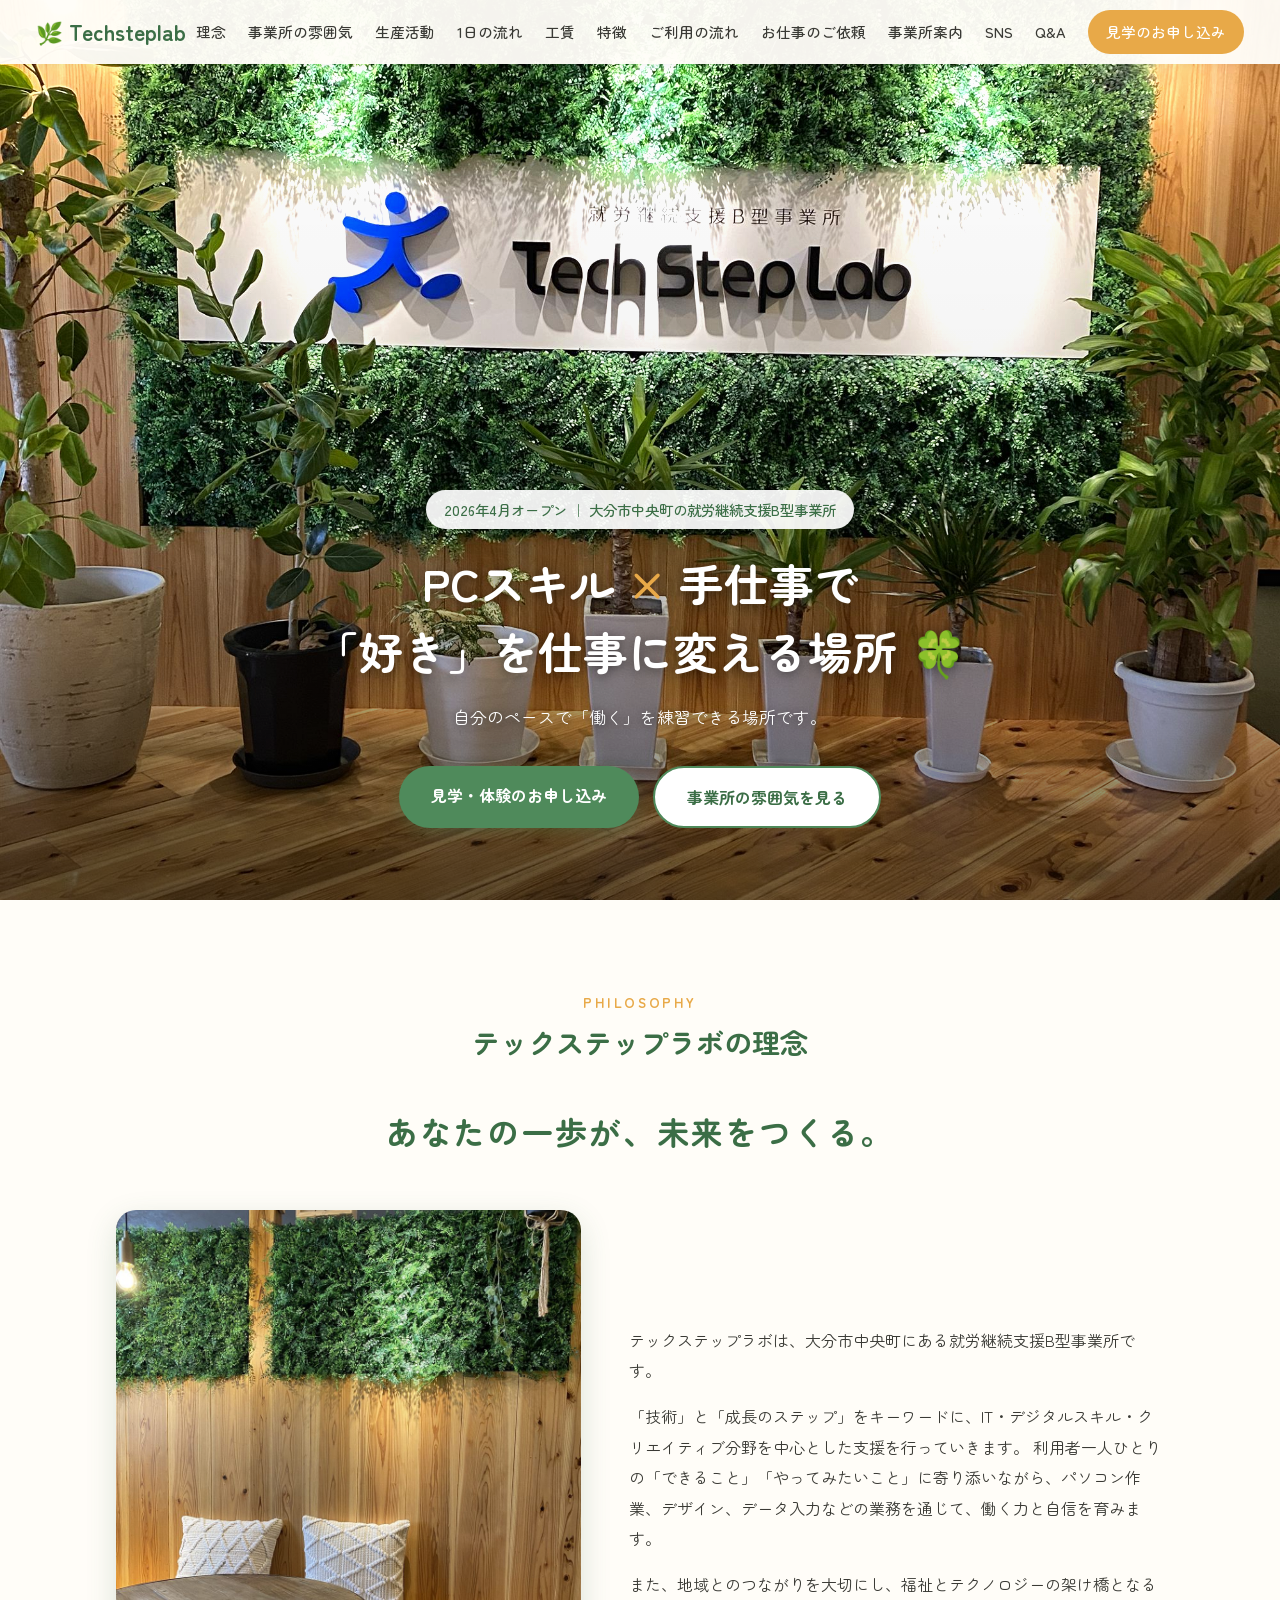
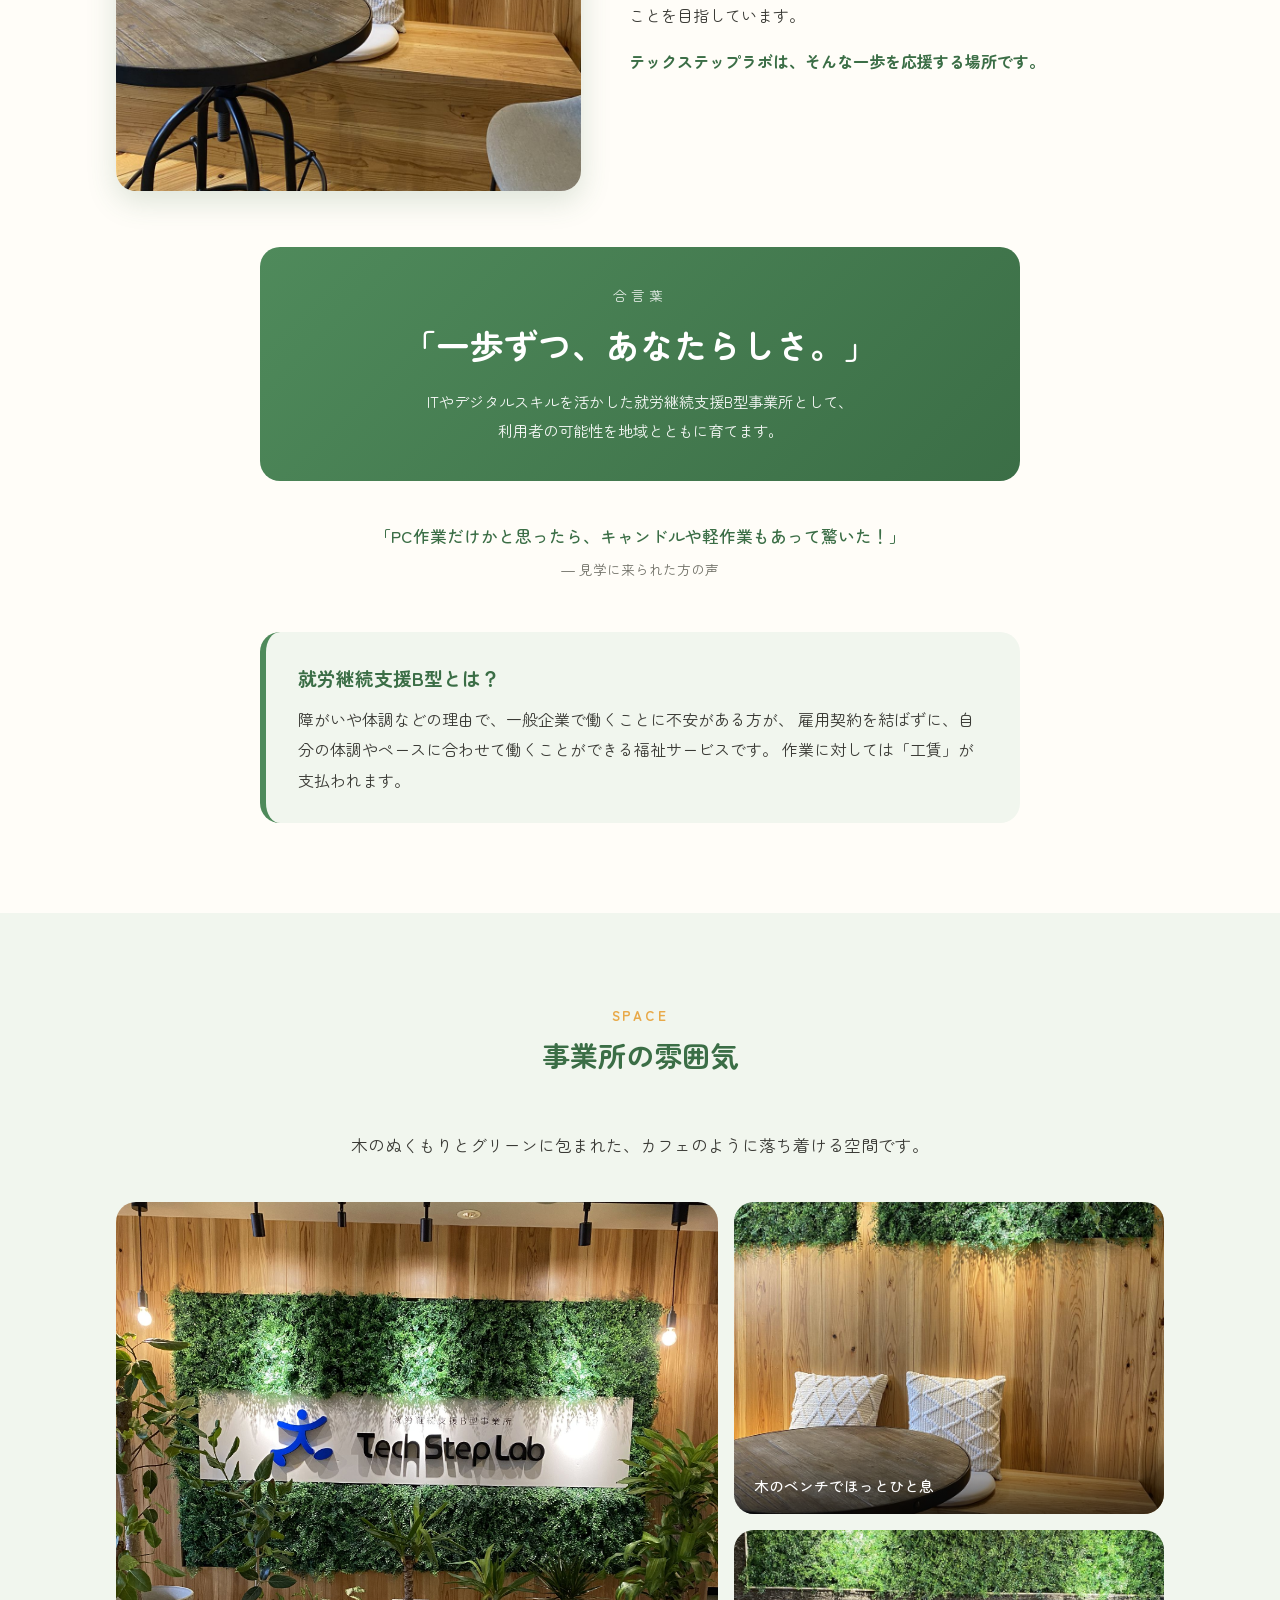
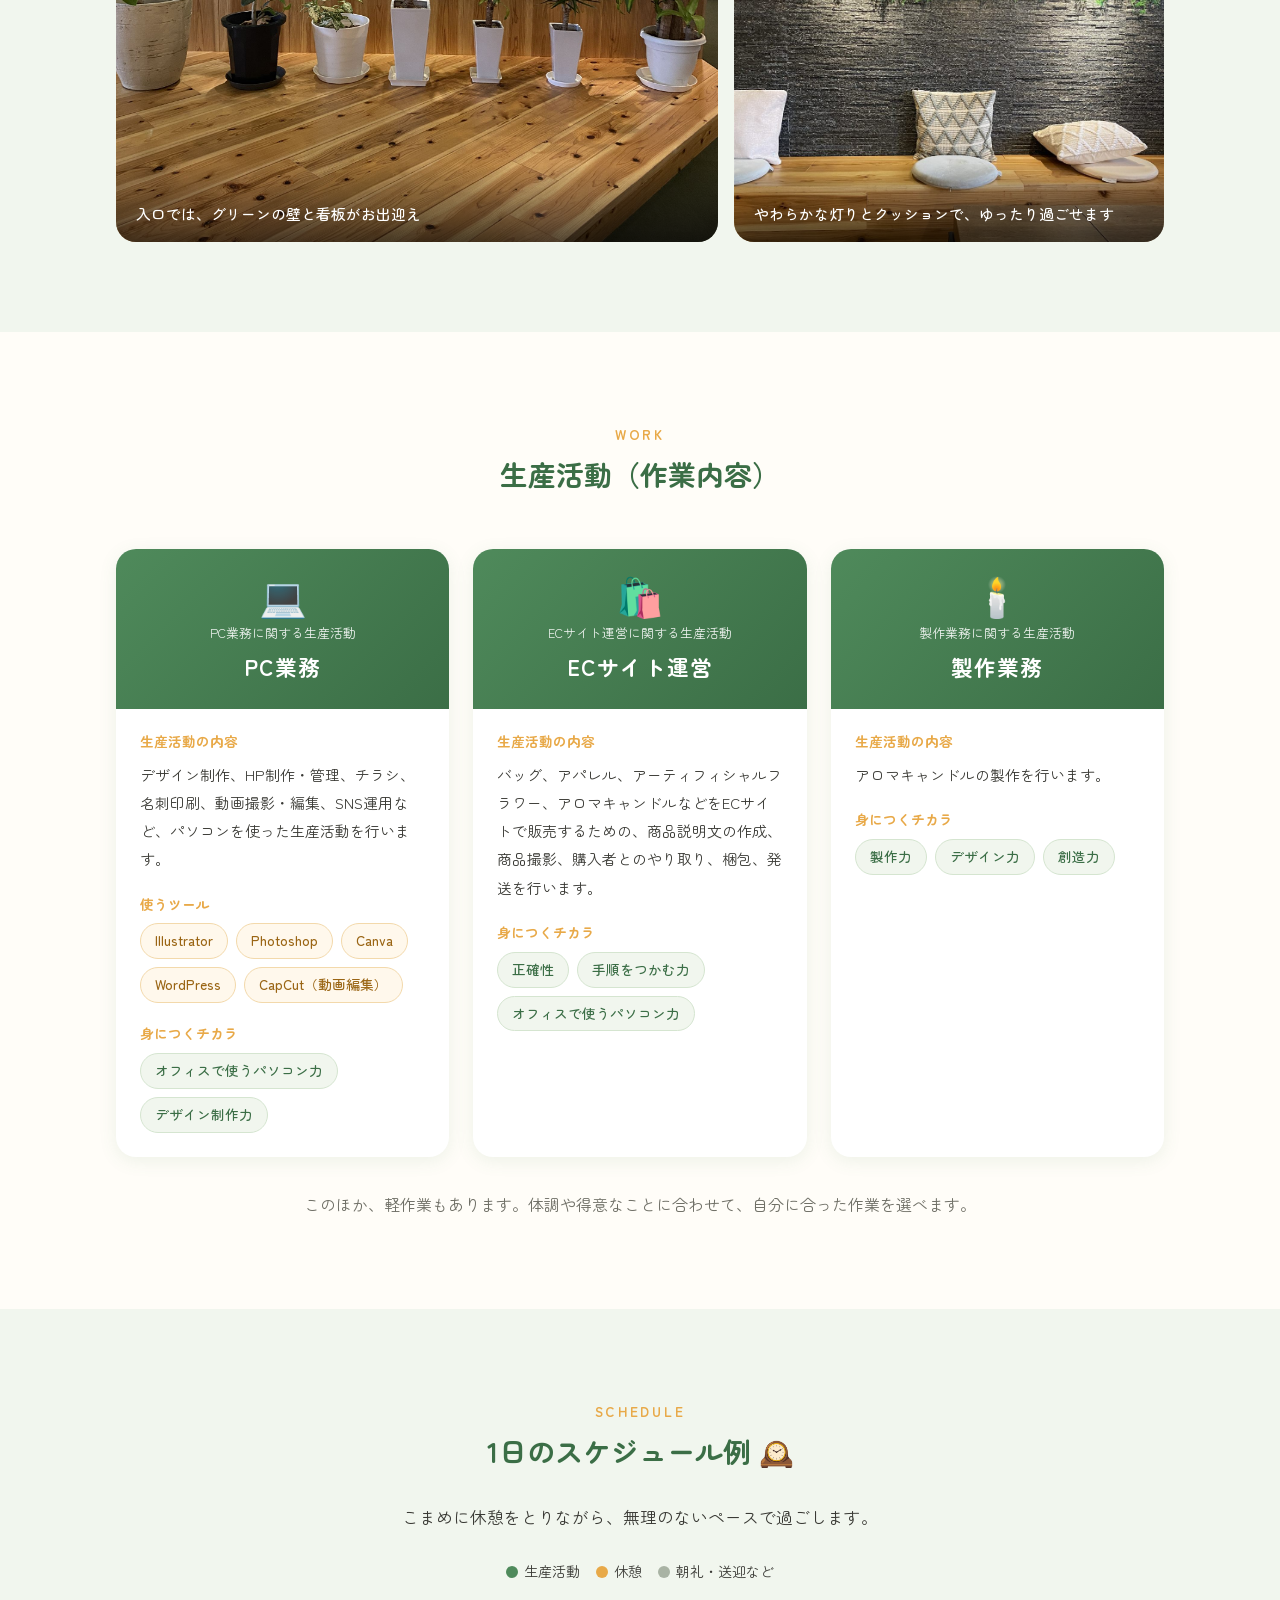
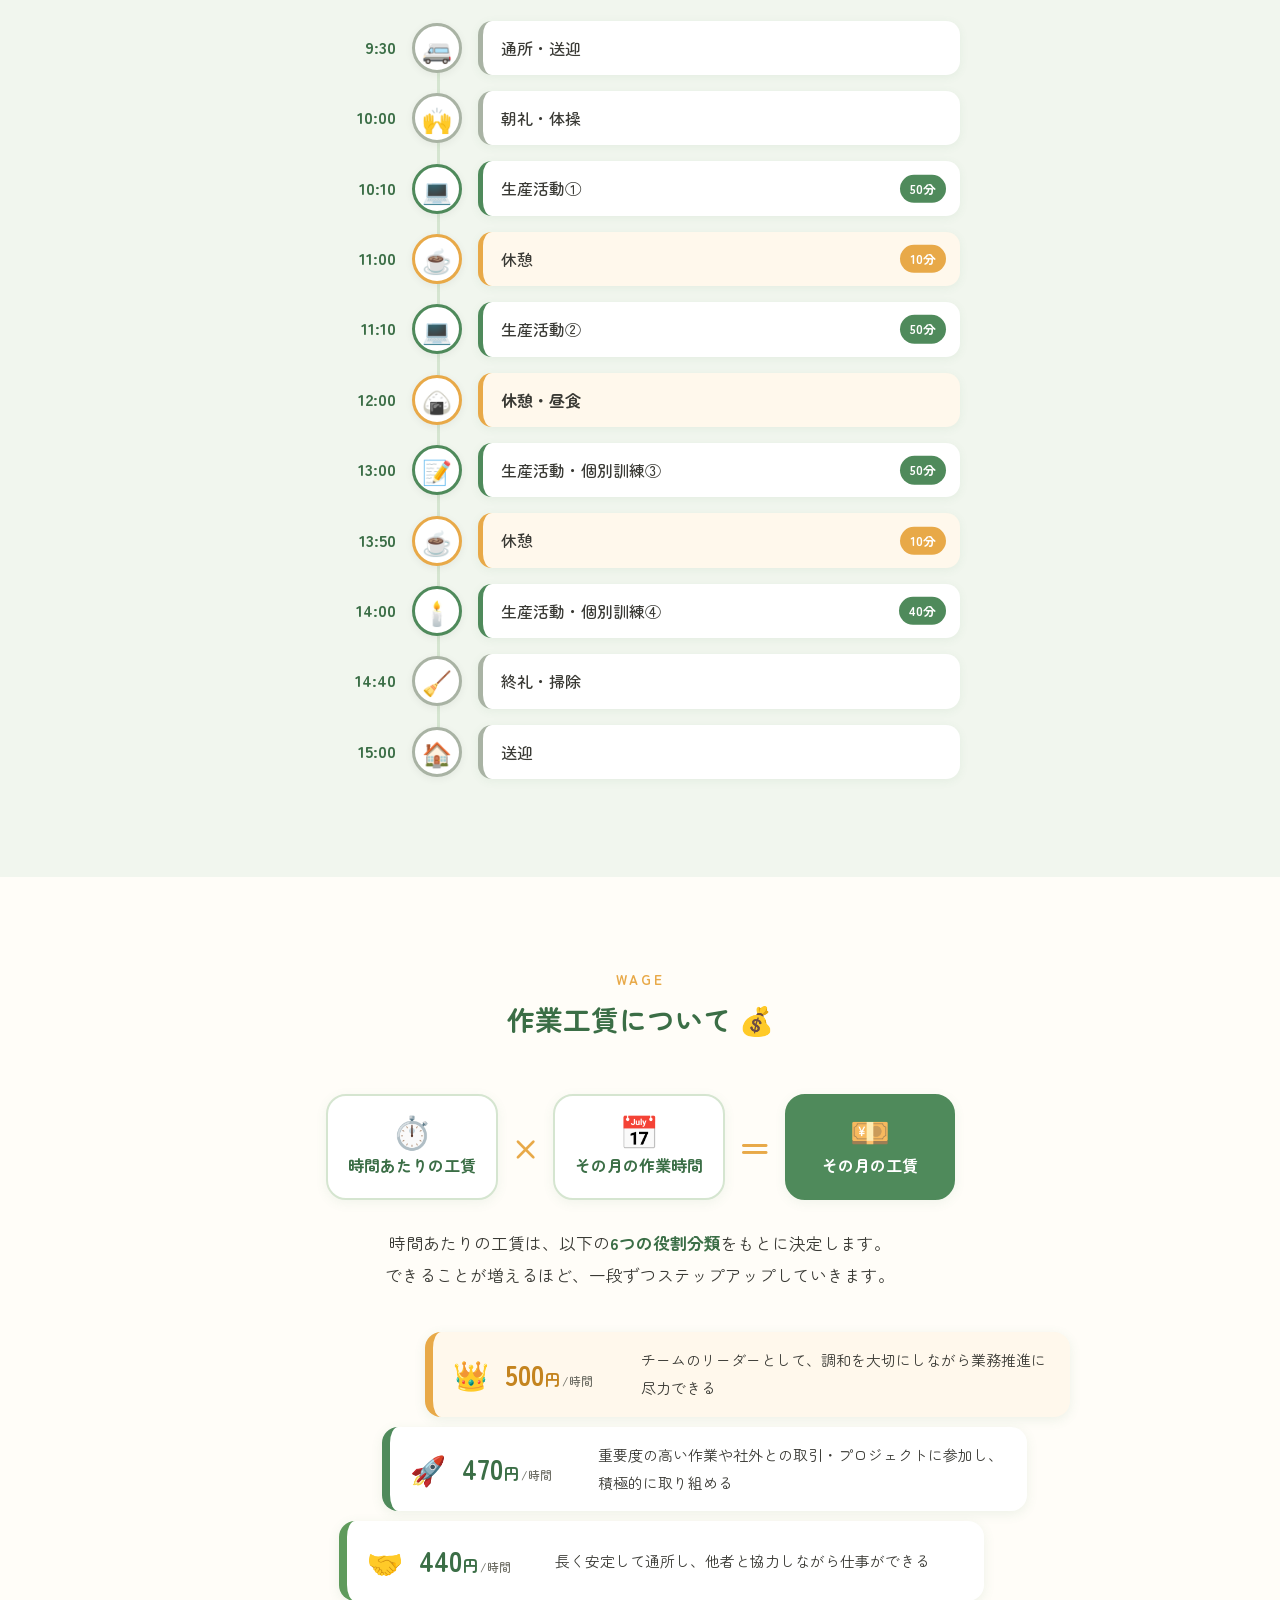
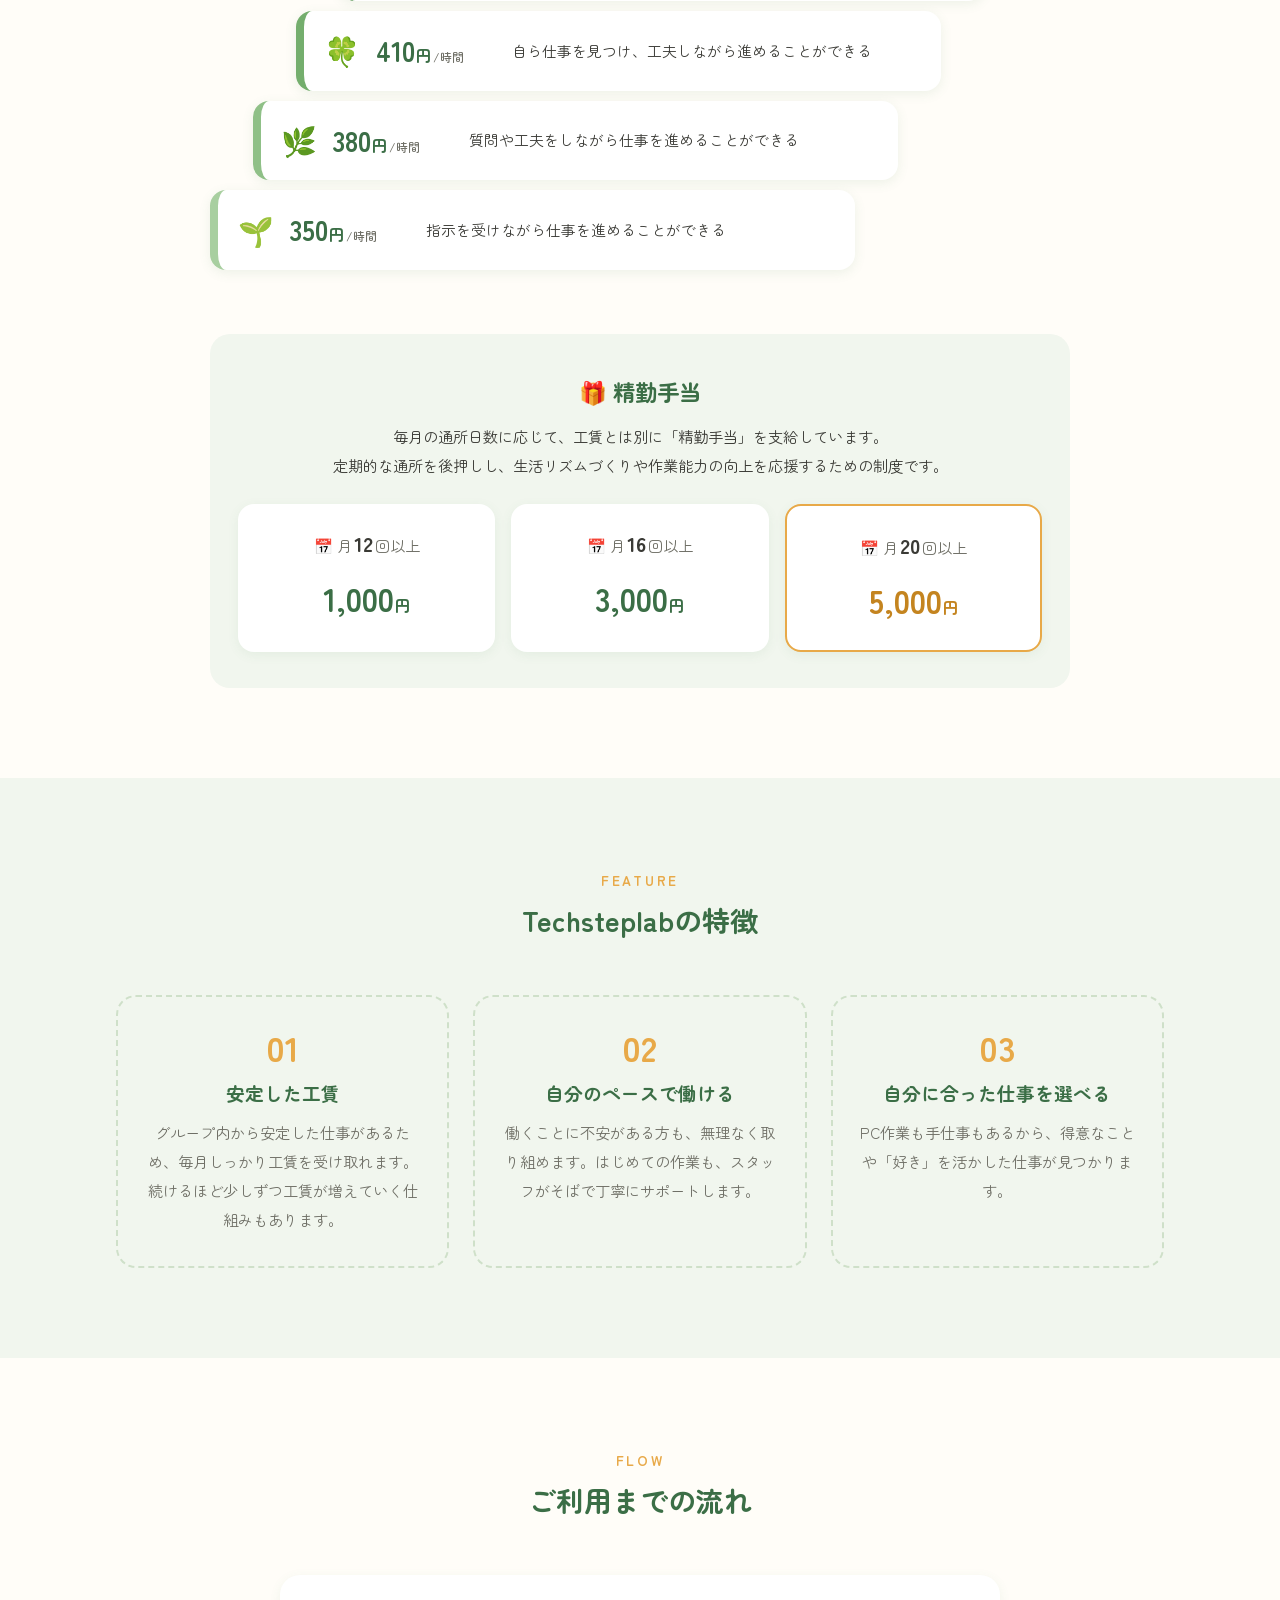
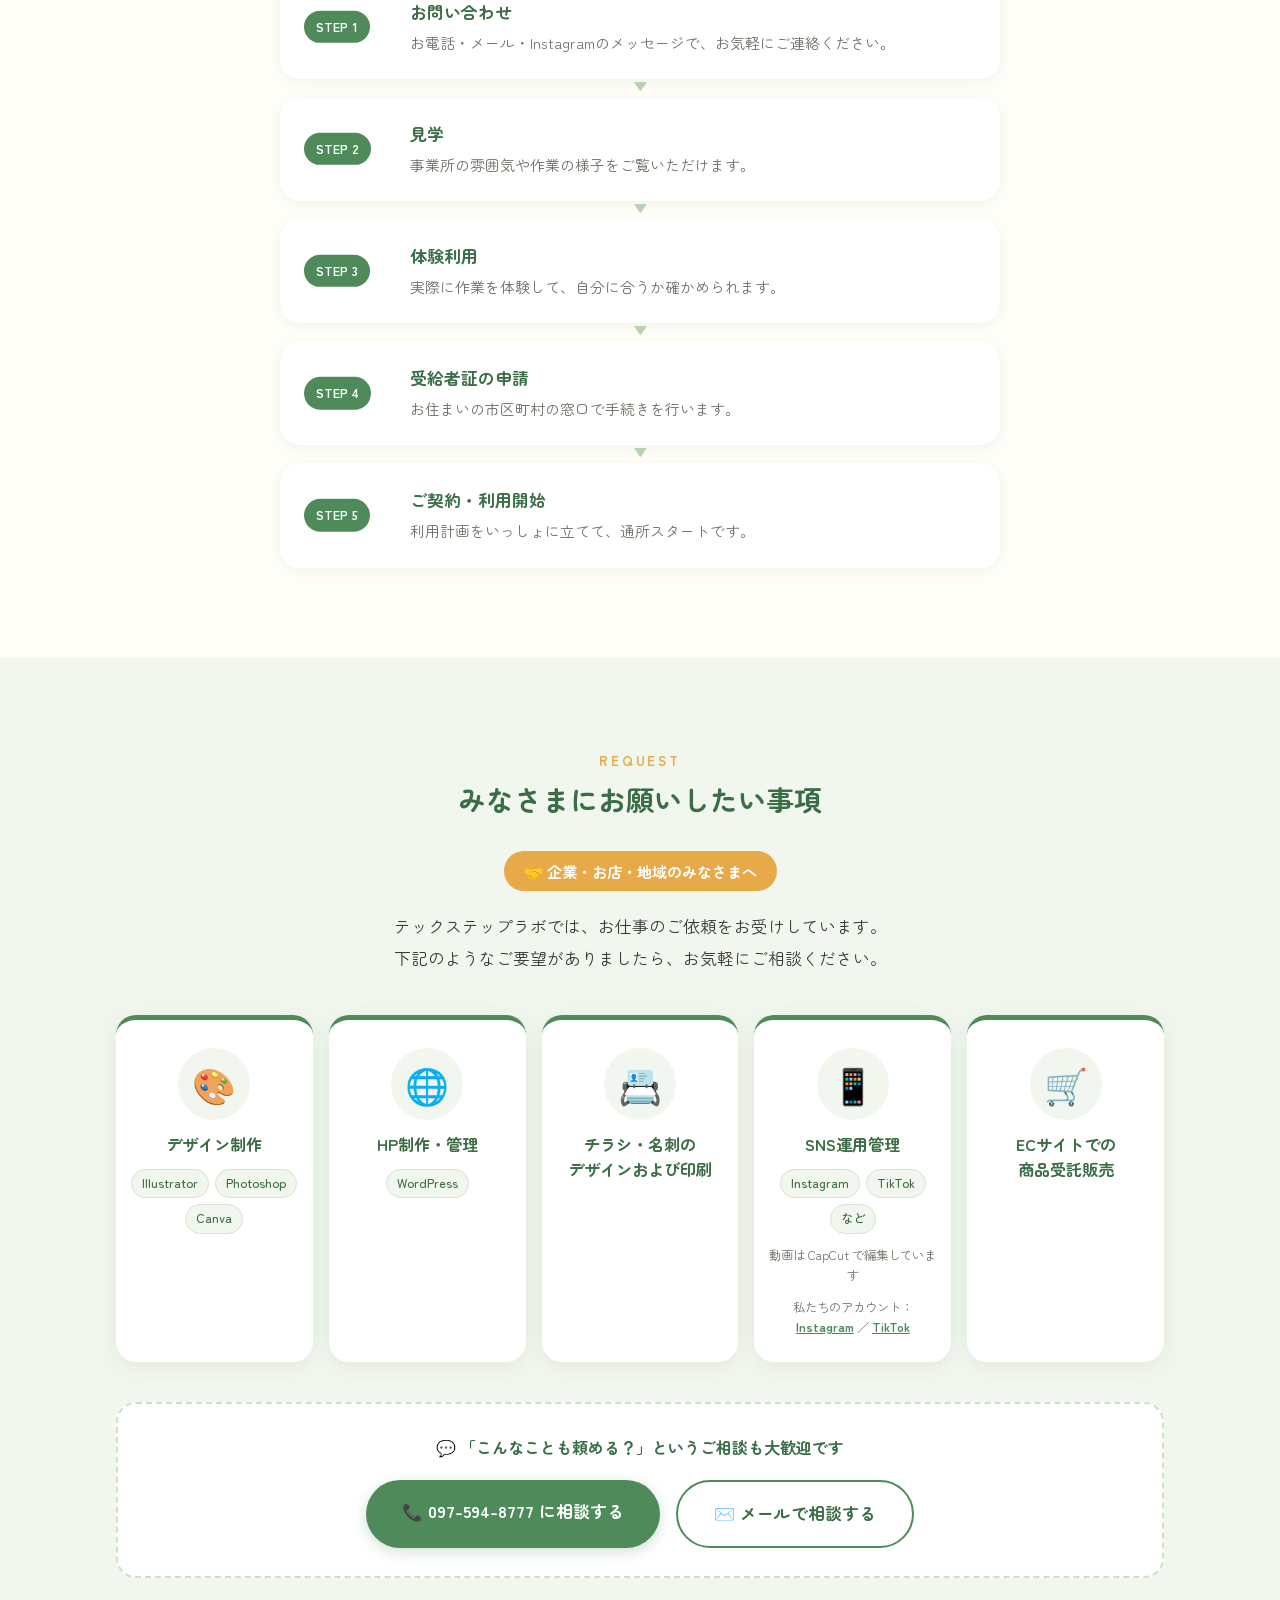
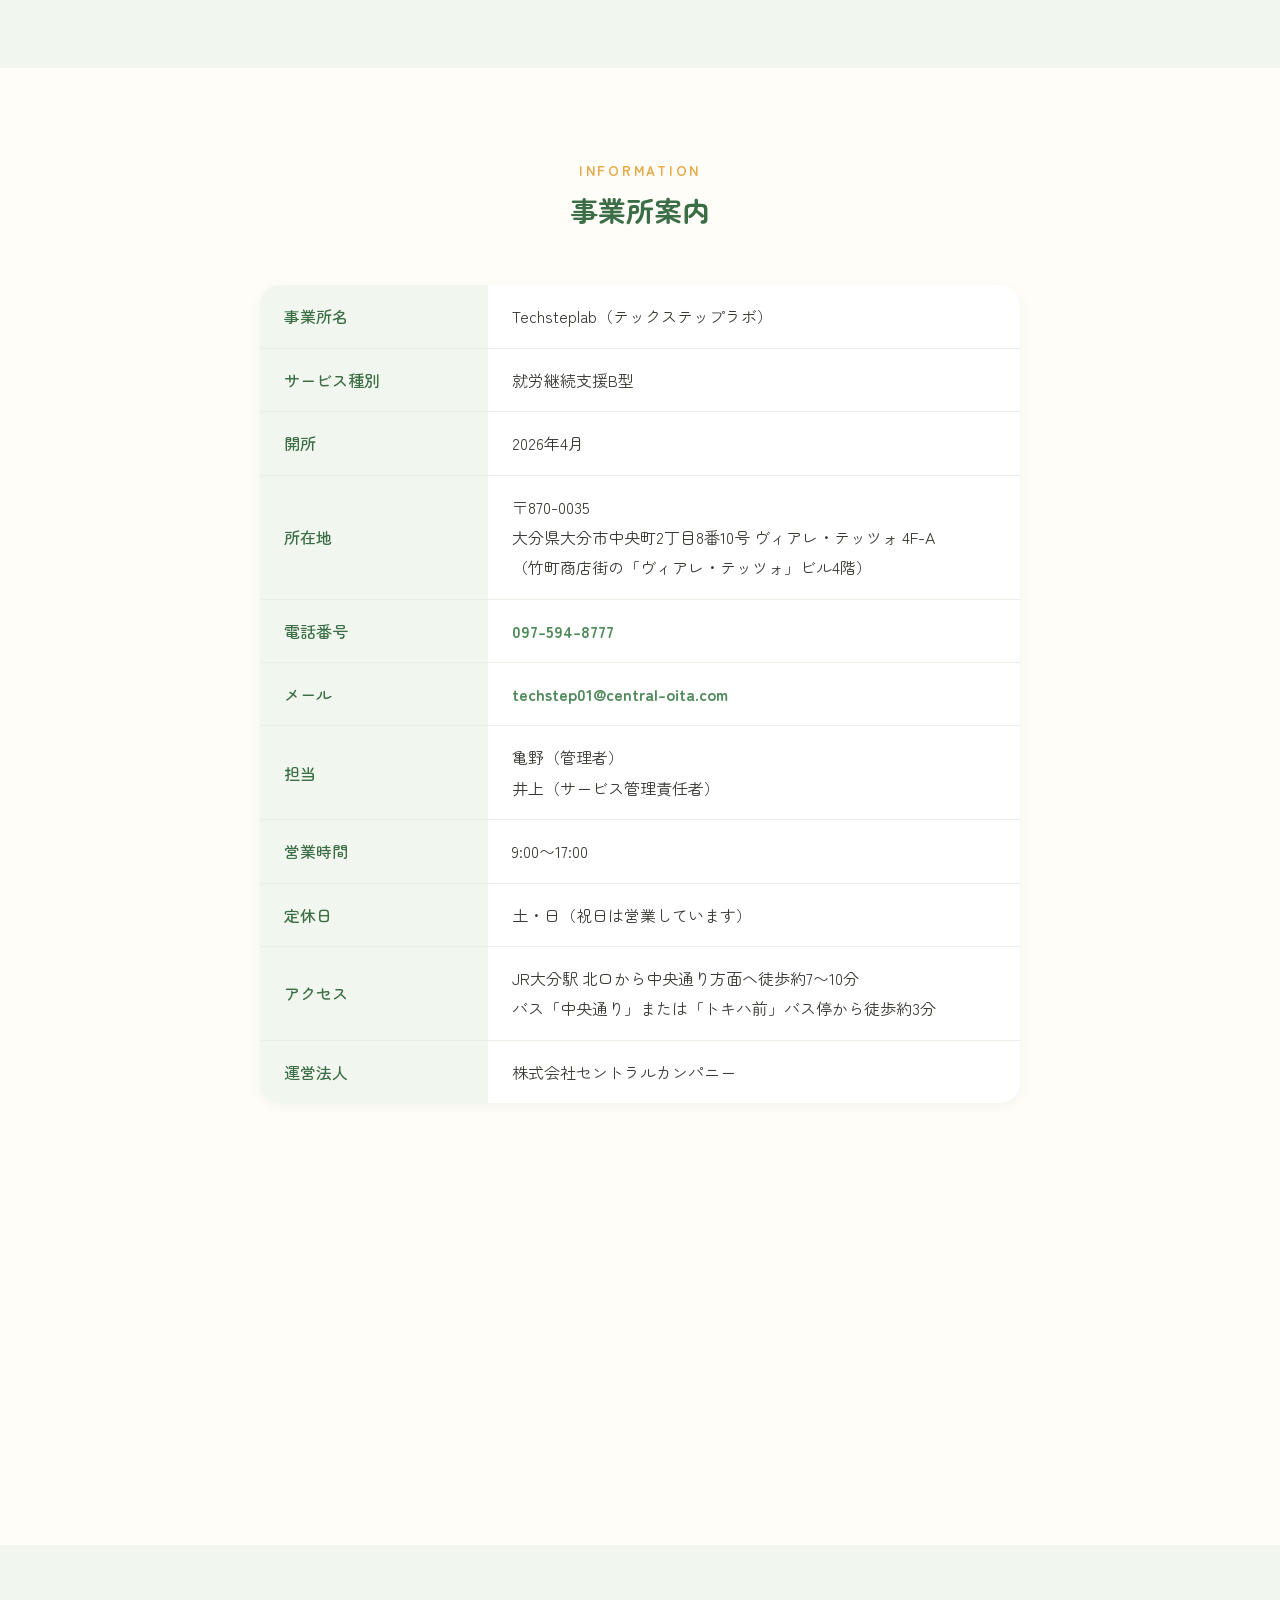
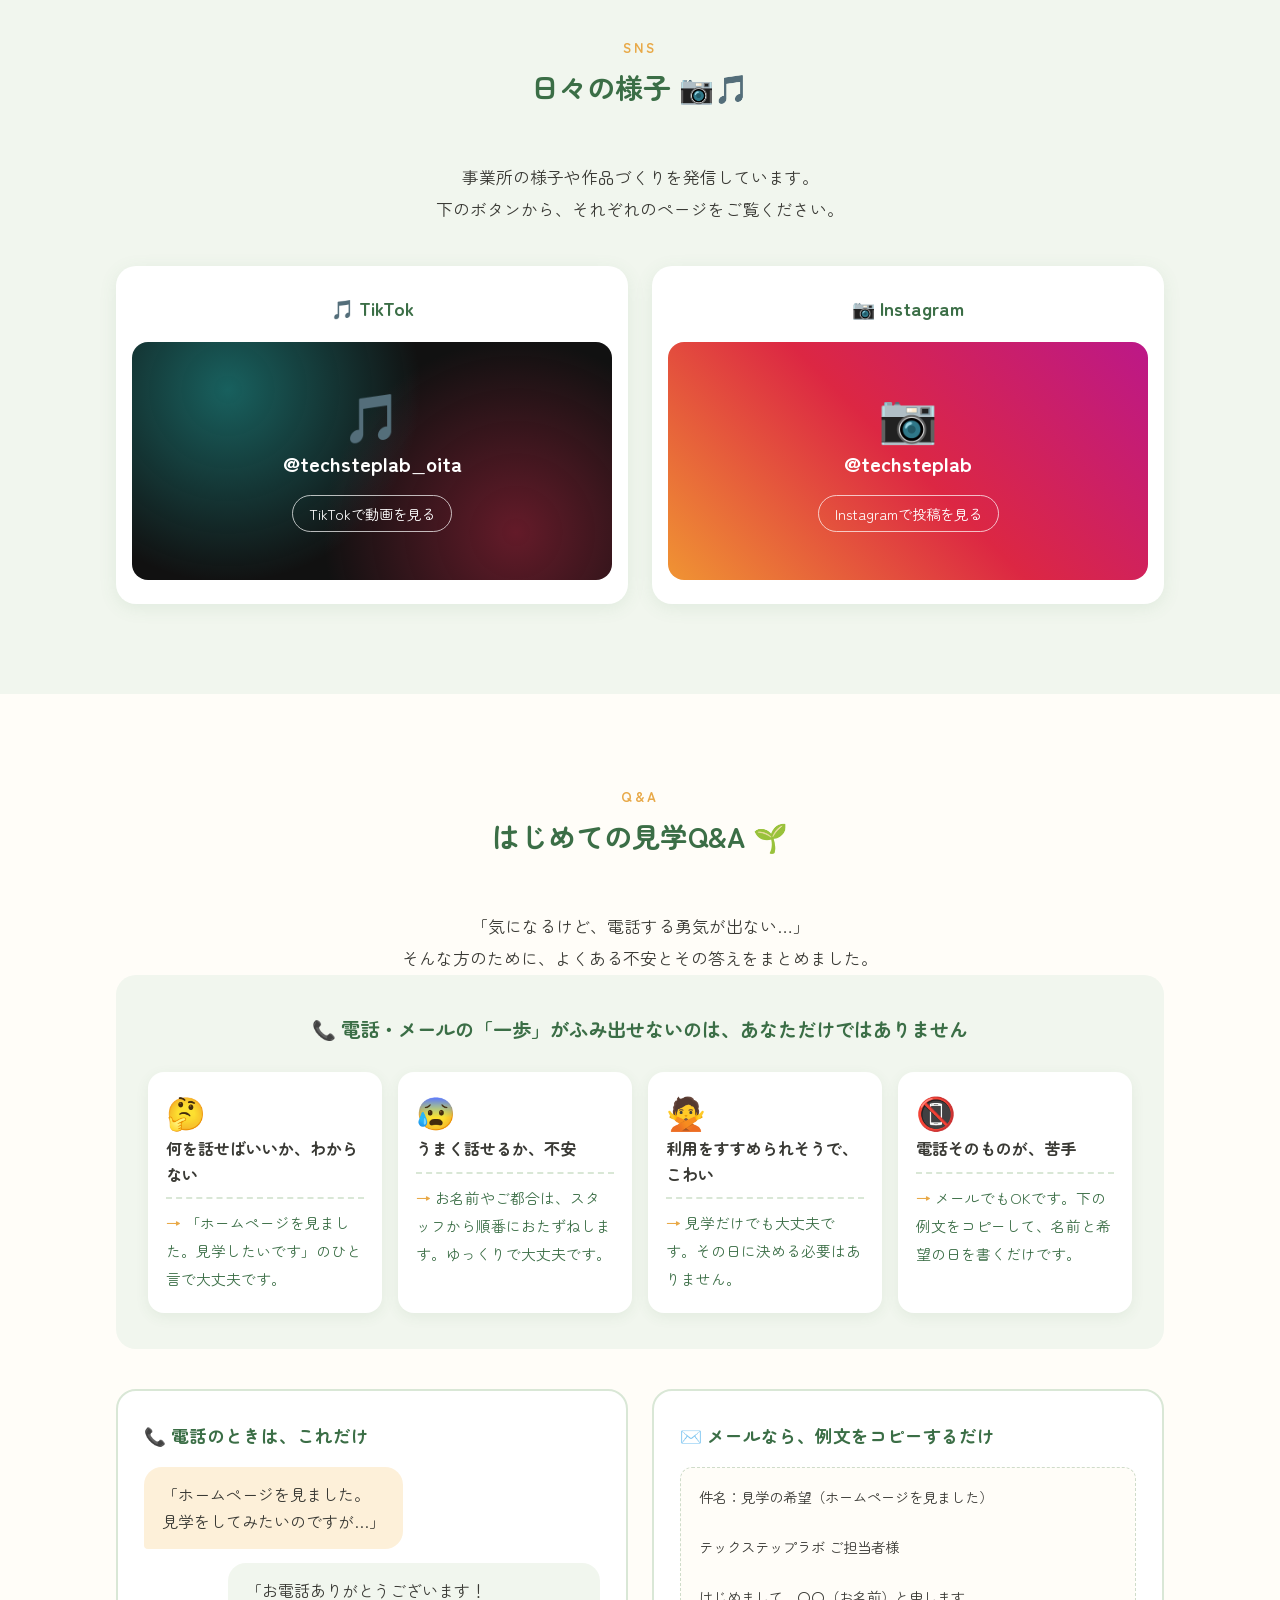
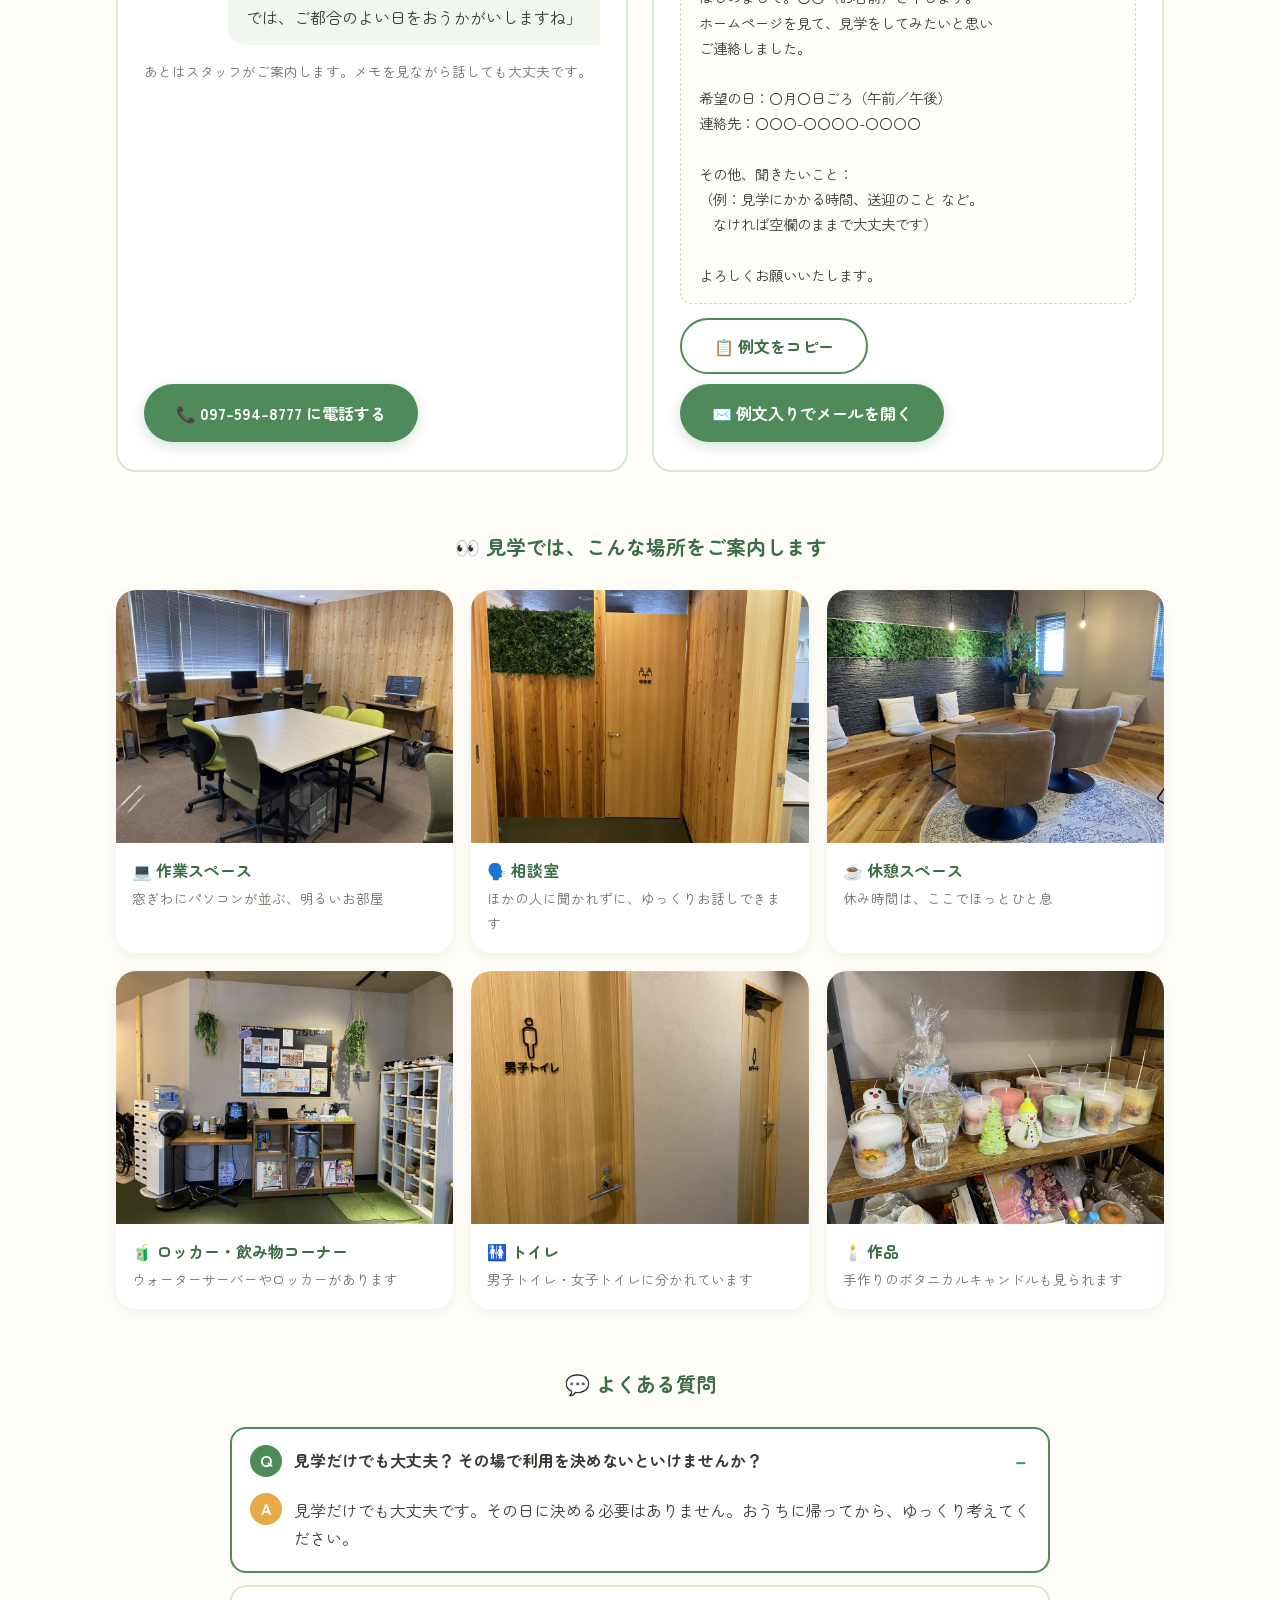
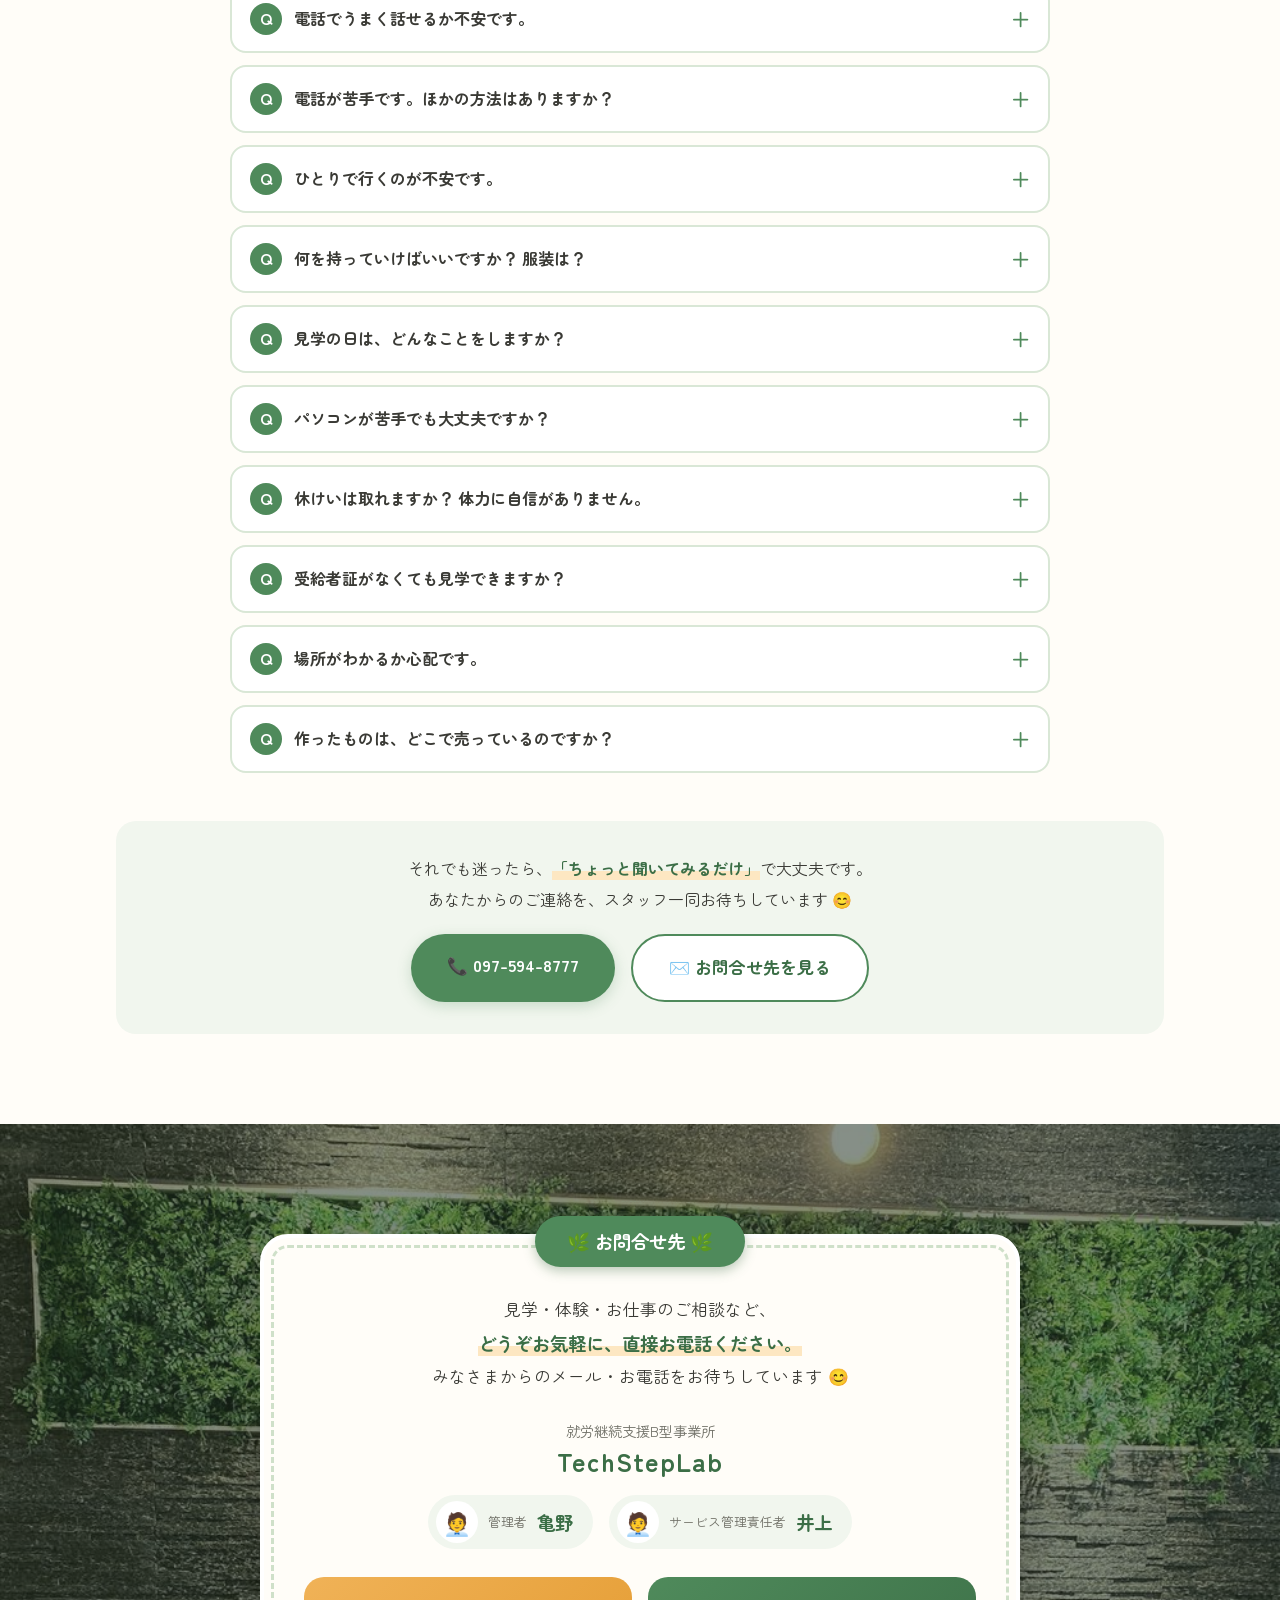
<file: index.html>
<!DOCTYPE html>
<html lang="ja">
<head>
  <meta charset="UTF-8">
  <meta name="viewport" content="width=device-width, initial-scale=1.0">
  <title>Techsteplab（テックステップラボ）| 大分市の就労継続支援B型事業所</title>
  <meta name="description" content="大分市中央町の就労継続支援B型事業所 Techsteplab（テックステップラボ）。PCスキル×手仕事で「好き」を仕事に変える場所です。大分駅から徒歩約7〜10分。">
  <link rel="preconnect" href="https://fonts.googleapis.com">
  <link rel="preconnect" href="https://fonts.gstatic.com" crossorigin>
  <link href="https://fonts.googleapis.com/css2?family=Zen+Maru+Gothic:wght@400;500;700&display=swap" rel="stylesheet">
  <link rel="stylesheet" href="style.css">
</head>
<body>

  <!-- ===== ヘッダー ===== -->
  <header class="header">
    <div class="container header-inner">
      <a href="#top" class="logo">🌿 Techsteplab</a>
      <button class="menu-btn" aria-label="メニューを開く" aria-expanded="false">
        <span></span><span></span><span></span>
      </button>
      <nav class="nav">
        <a href="#about">理念</a>
        <a href="#space">事業所の雰囲気</a>
        <a href="#work">生産活動</a>
        <a href="#schedule">1日の流れ</a>
        <a href="#wage">工賃</a>
        <a href="#feature">特徴</a>
        <a href="#flow">ご利用の流れ</a>
        <a href="#request">お仕事のご依頼</a>
        <a href="#info">事業所案内</a>
        <a href="#sns">SNS</a>
        <a href="#qa">Q&amp;A</a>
        <a href="#contact" class="nav-cta">見学のお申し込み</a>
      </nav>
    </div>
  </header>

  <!-- ===== メインビジュアル ===== -->
  <section class="hero" id="top">
    <div class="container hero-content">
      <p class="hero-badge">2026年4月オープン ｜ 大分市中央町の就労継続支援B型事業所</p>
      <h1>PCスキル <span class="x">×</span> 手仕事で<br>「好き」を仕事に変える場所 🍀</h1>
      <p class="hero-text">
        自分のペースで「働く」を練習できる場所です。
      </p>
      <div class="hero-btns">
        <a href="#contact" class="btn">見学・体験のお申し込み</a>
        <a href="#space" class="btn btn-outline">事業所の雰囲気を見る</a>
      </div>
    </div>
  </section>

  <!-- ===== 私たちについて ===== -->
  <section class="section" id="about">
    <div class="container">
      <h2 class="section-title"><span>Philosophy</span>テックステップラボの理念</h2>
      <p class="philosophy-catch">あなたの一歩が、未来をつくる。</p>
      <div class="about">
        <div class="about-photo">
          <img src="images/hero-2.jpg" alt="木の壁とグリーンに囲まれた、クッション付きのベンチ席">
        </div>
        <div class="about-text">
          <p>
            テックステップラボは、大分市中央町にある就労継続支援B型事業所です。
          </p>
          <p>
            「技術」と「成長のステップ」をキーワードに、IT・デジタルスキル・クリエイティブ分野を中心とした支援を行っていきます。
            利用者一人ひとりの「できること」「やってみたいこと」に寄り添いながら、パソコン作業、デザイン、データ入力などの業務を通じて、働く力と自信を育みます。
          </p>
          <p>
            また、地域とのつながりを大切にし、福祉とテクノロジーの架け橋となることを目指しています。
          </p>
          <p>
            <strong>テックステップラボは、そんな一歩を応援する場所です。</strong>
          </p>
        </div>
      </div>

      <div class="motto">
        <p class="motto-label">合言葉</p>
        <p class="motto-text">「一歩ずつ、あなたらしさ。」</p>
        <p class="motto-sub">ITやデジタルスキルを活かした就労継続支援B型事業所として、<br class="pc-only">利用者の可能性を地域とともに育てます。</p>
      </div>

      <p class="voice">
        「PC作業だけかと思ったら、キャンドルや軽作業もあって驚いた！」<br>
        <span>― 見学に来られた方の声</span>
      </p>

      <div class="about-box">
        <h3>就労継続支援B型とは？</h3>
        <p>
          障がいや体調などの理由で、一般企業で働くことに不安がある方が、
          雇用契約を結ばずに、自分の体調やペースに合わせて働くことができる福祉サービスです。
          作業に対しては「工賃」が支払われます。
        </p>
      </div>
    </div>
  </section>

  <!-- ===== 事業所の雰囲気 ===== -->
  <section class="section section-alt" id="space">
    <div class="container">
      <h2 class="section-title"><span>Space</span>事業所の雰囲気</h2>
      <p class="lead">木のぬくもりとグリーンに包まれた、カフェのように落ち着ける空間です。</p>
      <div class="gallery">
        <figure class="gallery-item gallery-main">
          <img src="images/hero-1.jpg" alt="植物の壁に掲げられたTech Step Labの看板と、並んだ観葉植物">
          <figcaption>入口では、グリーンの壁と看板がお出迎え</figcaption>
        </figure>
        <figure class="gallery-item">
          <img src="images/hero-2.jpg" alt="木の壁のベンチ席と丸いテーブル">
          <figcaption>木のベンチでほっとひと息</figcaption>
        </figure>
        <figure class="gallery-item">
          <img src="images/hero-3.jpg" alt="石の壁とグリーン、クッションが並ぶ木のベンチ">
          <figcaption>やわらかな灯りとクッションで、ゆったり過ごせます</figcaption>
        </figure>
      </div>
    </div>
  </section>

  <!-- ===== 作業内容 ===== -->
  <section class="section" id="work">
    <div class="container">
      <h2 class="section-title"><span>Work</span>生産活動（作業内容）</h2>
      <div class="works">
        <div class="work">
          <div class="work-head">
            <div class="work-icon">💻</div>
            <p class="work-sub">PC業務に関する生産活動</p>
            <h3>PC業務</h3>
          </div>
          <p class="work-label">生産活動の内容</p>
          <p class="work-text">デザイン制作、HP制作・管理、チラシ、名刺印刷、動画撮影・編集、SNS運用など、パソコンを使った生産活動を行います。</p>
          <p class="work-label">使うツール</p>
          <ul class="skills tools-used">
            <li>Illustrator</li>
            <li>Photoshop</li>
            <li>Canva</li>
            <li>WordPress</li>
            <li>CapCut（動画編集）</li>
          </ul>
          <p class="work-label">身につくチカラ</p>
          <ul class="skills">
            <li>オフィスで使うパソコン力</li>
            <li>デザイン制作力</li>
          </ul>
        </div>
        <div class="work">
          <div class="work-head">
            <div class="work-icon">🛍️</div>
            <p class="work-sub">ECサイト運営に関する生産活動</p>
            <h3>ECサイト運営</h3>
          </div>
          <p class="work-label">生産活動の内容</p>
          <p class="work-text">バッグ、アパレル、アーティフィシャルフラワー、アロマキャンドルなどをECサイトで販売するための、商品説明文の作成、商品撮影、購入者とのやり取り、梱包、発送を行います。</p>
          <p class="work-label">身につくチカラ</p>
          <ul class="skills">
            <li>正確性</li>
            <li>手順をつかむ力</li>
            <li>オフィスで使うパソコン力</li>
          </ul>
        </div>
        <div class="work">
          <div class="work-head">
            <div class="work-icon">🕯️</div>
            <p class="work-sub">製作業務に関する生産活動</p>
            <h3>製作業務</h3>
          </div>
          <p class="work-label">生産活動の内容</p>
          <p class="work-text">アロマキャンドルの製作を行います。</p>
          <p class="work-label">身につくチカラ</p>
          <ul class="skills">
            <li>製作力</li>
            <li>デザイン力</li>
            <li>創造力</li>
          </ul>
        </div>
      </div>
      <p class="works-note">このほか、軽作業もあります。体調や得意なことに合わせて、自分に合った作業を選べます。</p>
    </div>
  </section>

  <!-- ===== 1日のスケジュール例 ===== -->
  <section class="section section-alt" id="schedule">
    <div class="container">
      <h2 class="section-title"><span>Schedule</span>1日のスケジュール例 🕰️</h2>
      <p class="lead schedule-lead">こまめに休憩をとりながら、無理のないペースで過ごします。</p>

      <div class="legend">
        <span class="legend-item legend-work">生産活動</span>
        <span class="legend-item legend-rest">休憩</span>
        <span class="legend-item legend-other">朝礼・送迎など</span>
      </div>

      <ol class="timeline">
        <li class="tl-other">
          <span class="tl-time">9:30</span>
          <span class="tl-icon">🚐</span>
          <span class="tl-name">通所・送迎</span>
        </li>
        <li class="tl-other">
          <span class="tl-time">10:00</span>
          <span class="tl-icon">🙌</span>
          <span class="tl-name">朝礼・体操</span>
        </li>
        <li class="tl-work">
          <span class="tl-time">10:10</span>
          <span class="tl-icon">💻</span>
          <span class="tl-name">生産活動①</span>
          <span class="tl-min">50分</span>
        </li>
        <li class="tl-rest">
          <span class="tl-time">11:00</span>
          <span class="tl-icon">☕</span>
          <span class="tl-name">休憩</span>
          <span class="tl-min">10分</span>
        </li>
        <li class="tl-work">
          <span class="tl-time">11:10</span>
          <span class="tl-icon">💻</span>
          <span class="tl-name">生産活動②</span>
          <span class="tl-min">50分</span>
        </li>
        <li class="tl-rest tl-lunch">
          <span class="tl-time">12:00</span>
          <span class="tl-icon">🍙</span>
          <span class="tl-name">休憩・昼食</span>
        </li>
        <li class="tl-work">
          <span class="tl-time">13:00</span>
          <span class="tl-icon">📝</span>
          <span class="tl-name">生産活動・個別訓練③</span>
          <span class="tl-min">50分</span>
        </li>
        <li class="tl-rest">
          <span class="tl-time">13:50</span>
          <span class="tl-icon">☕</span>
          <span class="tl-name">休憩</span>
          <span class="tl-min">10分</span>
        </li>
        <li class="tl-work">
          <span class="tl-time">14:00</span>
          <span class="tl-icon">🕯️</span>
          <span class="tl-name">生産活動・個別訓練④</span>
          <span class="tl-min">40分</span>
        </li>
        <li class="tl-other">
          <span class="tl-time">14:40</span>
          <span class="tl-icon">🧹</span>
          <span class="tl-name">終礼・掃除</span>
        </li>
        <li class="tl-other">
          <span class="tl-time">15:00</span>
          <span class="tl-icon">🏠</span>
          <span class="tl-name">送迎</span>
        </li>
      </ol>
    </div>
  </section>

  <!-- ===== 作業工賃について ===== -->
  <section class="section" id="wage">
    <div class="container">
      <h2 class="section-title"><span>Wage</span>作業工賃について 💰</h2>

      <!-- 計算式 -->
      <div class="formula">
        <div class="formula-box">
          <span class="formula-icon">⏱️</span>
          <span class="formula-label">時間あたりの工賃</span>
        </div>
        <span class="formula-op">×</span>
        <div class="formula-box">
          <span class="formula-icon">📅</span>
          <span class="formula-label">その月の作業時間</span>
        </div>
        <span class="formula-op">＝</span>
        <div class="formula-box formula-result">
          <span class="formula-icon">💴</span>
          <span class="formula-label">その月の工賃</span>
        </div>
      </div>
      <p class="lead">時間あたりの工賃は、以下の<strong>6つの役割分類</strong>をもとに決定します。<br class="pc-only">できることが増えるほど、一段ずつステップアップしていきます。</p>

      <!-- 6段階の役割（階段） -->
      <ol class="steps">
        <li class="step step-1">
          <span class="step-icon">🌱</span>
          <span class="step-yen"><b>350</b>円<small>/時間</small></span>
          <span class="step-role">指示を受けながら仕事を進めることができる</span>
        </li>
        <li class="step step-2">
          <span class="step-icon">🌿</span>
          <span class="step-yen"><b>380</b>円<small>/時間</small></span>
          <span class="step-role">質問や工夫をしながら仕事を進めることができる</span>
        </li>
        <li class="step step-3">
          <span class="step-icon">🍀</span>
          <span class="step-yen"><b>410</b>円<small>/時間</small></span>
          <span class="step-role">自ら仕事を見つけ、工夫しながら進めることができる</span>
        </li>
        <li class="step step-4">
          <span class="step-icon">🤝</span>
          <span class="step-yen"><b>440</b>円<small>/時間</small></span>
          <span class="step-role">長く安定して通所し、他者と協力しながら仕事ができる</span>
        </li>
        <li class="step step-5">
          <span class="step-icon">🚀</span>
          <span class="step-yen"><b>470</b>円<small>/時間</small></span>
          <span class="step-role">重要度の高い作業や社外との取引・プロジェクトに参加し、積極的に取り組める</span>
        </li>
        <li class="step step-6">
          <span class="step-icon">👑</span>
          <span class="step-yen"><b>500</b>円<small>/時間</small></span>
          <span class="step-role">チームのリーダーとして、調和を大切にしながら業務推進に尽力できる</span>
        </li>
      </ol>

      <!-- 精勤手当 -->
      <div class="bonus">
        <h3 class="bonus-title">🎁 精勤手当</h3>
        <p class="bonus-text">
          毎月の通所日数に応じて、工賃とは別に「精勤手当」を支給しています。<br class="pc-only">
          定期的な通所を後押しし、生活リズムづくりや作業能力の向上を応援するための制度です。
        </p>
        <div class="bonus-cards">
          <div class="bonus-card">
            <span class="bonus-days">📅 月<b>12</b>回以上</span>
            <span class="bonus-yen"><b>1,000</b>円</span>
          </div>
          <div class="bonus-card">
            <span class="bonus-days">📅 月<b>16</b>回以上</span>
            <span class="bonus-yen"><b>3,000</b>円</span>
          </div>
          <div class="bonus-card bonus-top">
            <span class="bonus-days">📅 月<b>20</b>回以上</span>
            <span class="bonus-yen"><b>5,000</b>円</span>
          </div>
        </div>
      </div>
    </div>
  </section>

  <!-- ===== 特徴 ===== -->
  <section class="section section-alt" id="feature">
    <div class="container">
      <h2 class="section-title"><span>Feature</span>Techsteplabの特徴</h2>
      <div class="features">
        <div class="feature">
          <div class="feature-num">01</div>
          <h3>安定した工賃</h3>
          <p>グループ内から安定した仕事があるため、毎月しっかり工賃を受け取れます。続けるほど少しずつ工賃が増えていく仕組みもあります。</p>
        </div>
        <div class="feature">
          <div class="feature-num">02</div>
          <h3>自分のペースで働ける</h3>
          <p>働くことに不安がある方も、無理なく取り組めます。はじめての作業も、スタッフがそばで丁寧にサポートします。</p>
        </div>
        <div class="feature">
          <div class="feature-num">03</div>
          <h3>自分に合った仕事を選べる</h3>
          <p>PC作業も手仕事もあるから、得意なことや「好き」を活かした仕事が見つかります。</p>
        </div>
      </div>
    </div>
  </section>

  <!-- ===== ご利用の流れ ===== -->
  <section class="section" id="flow">
    <div class="container">
      <h2 class="section-title"><span>Flow</span>ご利用までの流れ</h2>
      <!-- ★一般的なB型事業所の流れです。実際の手順と違う場合は調整してください -->
      <ol class="flow">
        <li><span class="flow-step">STEP 1</span><h3>お問い合わせ</h3><p>お電話・メール・Instagramのメッセージで、お気軽にご連絡ください。</p></li>
        <li><span class="flow-step">STEP 2</span><h3>見学</h3><p>事業所の雰囲気や作業の様子をご覧いただけます。</p></li>
        <li><span class="flow-step">STEP 3</span><h3>体験利用</h3><p>実際に作業を体験して、自分に合うか確かめられます。</p></li>
        <li><span class="flow-step">STEP 4</span><h3>受給者証の申請</h3><p>お住まいの市区町村の窓口で手続きを行います。</p></li>
        <li><span class="flow-step">STEP 5</span><h3>ご契約・利用開始</h3><p>利用計画をいっしょに立てて、通所スタートです。</p></li>
      </ol>
    </div>
  </section>

  <!-- ===== みなさまにお願いしたい事項（お仕事のご依頼） ===== -->
  <section class="section section-alt" id="request">
    <div class="container">
      <h2 class="section-title"><span>Request</span>みなさまにお願いしたい事項</h2>
      <p class="request-badge">🤝 企業・お店・地域のみなさまへ</p>
      <p class="lead">
        テックステップラボでは、お仕事のご依頼をお受けしています。<br>
        下記のようなご要望がありましたら、お気軽にご相談ください。
      </p>

      <div class="services">
        <div class="service">
          <div class="service-icon">🎨</div>
          <h3>デザイン制作</h3>
          <ul class="tools">
            <li>Illustrator</li><li>Photoshop</li><li>Canva</li>
          </ul>
        </div>
        <div class="service">
          <div class="service-icon">🌐</div>
          <h3>HP制作・管理</h3>
          <ul class="tools">
            <li>WordPress</li>
          </ul>
        </div>
        <div class="service">
          <div class="service-icon">📇</div>
          <h3>チラシ・名刺の<br>デザインおよび印刷</h3>
        </div>
        <div class="service">
          <div class="service-icon">📱</div>
          <h3>SNS運用管理</h3>
          <ul class="tools">
            <li>Instagram</li><li>TikTok</li><li>など</li>
          </ul>
          <p class="service-note">動画は CapCut で編集しています</p>
          <p class="service-note">
            私たちのアカウント：<br>
            <a href="https://www.instagram.com/techsteplab/" target="_blank" rel="noopener">Instagram</a> ／
            <a href="https://www.tiktok.com/@techsteplab_oita" target="_blank" rel="noopener">TikTok</a>
          </p>
        </div>
        <div class="service">
          <div class="service-icon">🛒</div>
          <h3>ECサイトでの<br>商品受託販売</h3>
        </div>
      </div>

      <div class="request-cta">
        <p class="request-cta-text">💬 「こんなことも頼める？」というご相談も大歓迎です</p>
        <div class="contact-btns">
          <a href="tel:0975948777" class="btn btn-large">📞 097-594-8777 に相談する</a>
          <a href="mailto:techstep01@central-oita.com" class="btn btn-large btn-outline">✉️ メールで相談する</a>
        </div>
      </div>
    </div>
  </section>

  <!-- ===== 事業所案内 ===== -->
  <section class="section" id="info">
    <div class="container">
      <h2 class="section-title"><span>Information</span>事業所案内</h2>
      <table class="info-table">
        <tr><th>事業所名</th><td>Techsteplab（テックステップラボ）</td></tr>
        <tr><th>サービス種別</th><td>就労継続支援B型</td></tr>
        <tr><th>開所</th><td>2026年4月</td></tr>
        <tr><th>所在地</th><td>〒870-0035<br>大分県大分市中央町2丁目8番10号 ヴィアレ・テッツォ 4F-A<br>（竹町商店街の「ヴィアレ・テッツォ」ビル4階）</td></tr>
        <tr><th>電話番号</th><td><a href="tel:0975948777" class="tel-link">097-594-8777</a></td></tr>
        <tr><th>メール</th><td><a href="mailto:techstep01@central-oita.com" class="tel-link">techstep01@central-oita.com</a></td></tr>
        <tr><th>担当</th><td>亀野（管理者）<br>井上（サービス管理責任者）</td></tr>
        <tr><th>営業時間</th><td>9:00〜17:00</td></tr>
        <tr><th>定休日</th><td>土・日（祝日は営業しています）</td></tr>
        <tr><th>アクセス</th><td>JR大分駅 北口から中央通り方面へ徒歩約7〜10分<br>バス「中央通り」または「トキハ前」バス停から徒歩約3分</td></tr>
        <tr><th>運営法人</th><td>株式会社セントラルカンパニー</td></tr>
      </table>
      <div class="map">
        <iframe
          src="https://maps.google.com/maps?q=%E5%A4%A7%E5%88%86%E5%B8%82%E4%B8%AD%E5%A4%AE%E7%94%BA2%E4%B8%81%E7%9B%AE8-10&output=embed"
          loading="lazy" title="Techsteplabの地図" allowfullscreen></iframe>
      </div>
    </div>
  </section>

  <!-- ===== SNS（日々の様子） ===== -->
  <section class="section section-alt" id="sns">
    <div class="container">
      <h2 class="section-title"><span>SNS</span>日々の様子 📷🎵</h2>
      <p class="lead">事業所の様子や作品づくりを発信しています。<br class="pc-only">下のボタンから、それぞれのページをご覧ください。</p>

      <div class="sns-grid">
        <!-- TikTok（公式のプロフィール埋め込み：最新の動画が自動で表示されます） -->
        <div class="sns-box">
          <h3 class="sns-box-title">🎵 TikTok</h3>
          <!-- 動画の埋め込み（index.html 末尾の tiktokVideos に書いた動画が表示されます） -->
          <div id="tiktok-videos" class="tiktok-videos"></div>
          <!-- 動画が未登録のときに表示するカード -->
          <a id="tiktok-fallback" class="tiktok-fallback" href="https://www.tiktok.com/@techsteplab_oita" target="_blank" rel="noopener">
            <span class="insta-fallback-icon">🎵</span>
            <span class="insta-fallback-name">@techsteplab_oita</span>
            <span class="insta-fallback-text">TikTokで動画を見る</span>
          </a>
        </div>

        <!-- Instagram（公式の投稿埋め込み） -->
        <div class="sns-box">
          <h3 class="sns-box-title">📷 Instagram</h3>
          <div id="insta-posts" class="insta-posts"></div>
          <!-- 投稿URLが未登録のときに表示する案内 -->
          <a id="insta-fallback" class="insta-fallback" href="https://www.instagram.com/techsteplab/" target="_blank" rel="noopener">
            <span class="insta-fallback-icon">📷</span>
            <span class="insta-fallback-name">@techsteplab</span>
            <span class="insta-fallback-text">Instagramで投稿を見る</span>
          </a>
        </div>
      </div>
    </div>
  </section>

  <!-- ===== はじめての見学Q&A ===== -->
  <section class="section" id="qa">
    <div class="container">
      <h2 class="section-title"><span>Q&amp;A</span>はじめての見学Q&amp;A 🌱</h2>
      <p class="lead">「気になるけど、電話する勇気が出ない…」<br class="pc-only">そんな方のために、よくある不安とその答えをまとめました。</p>

      <!-- 一歩がふみ出せない理由 -->
      <div class="qa-why">
        <h3 class="qa-why-title">📞 電話・メールの「一歩」がふみ出せないのは、あなただけではありません</h3>
        <div class="qa-why-grid">
          <div class="qa-why-card">
            <p class="qa-worry"><span>🤔</span>何を話せばいいか、わからない</p>
            <p class="qa-answer">「ホームページを見ました。見学したいです」のひと言で大丈夫です。</p>
          </div>
          <div class="qa-why-card">
            <p class="qa-worry"><span>😰</span>うまく話せるか、不安</p>
            <p class="qa-answer">お名前やご都合は、スタッフから順番におたずねします。ゆっくりで大丈夫です。</p>
          </div>
          <div class="qa-why-card">
            <p class="qa-worry"><span>🙅</span>利用をすすめられそうで、こわい</p>
            <p class="qa-answer">見学だけでも大丈夫です。その日に決める必要はありません。</p>
          </div>
          <div class="qa-why-card">
            <p class="qa-worry"><span>📵</span>電話そのものが、苦手</p>
            <p class="qa-answer">メールでもOKです。下の例文をコピーして、名前と希望の日を書くだけです。</p>
          </div>
        </div>
      </div>

      <!-- そのまま使える例文 -->
      <div class="qa-scripts">
        <div class="qa-script">
          <h3>📞 電話のときは、これだけ</h3>
          <p class="qa-bubble qa-bubble-me">「ホームページを見ました。<br>見学をしてみたいのですが…」</p>
          <p class="qa-bubble qa-bubble-staff">「お電話ありがとうございます！<br>では、ご都合のよい日をおうかがいしますね」</p>
          <p class="qa-script-note">あとはスタッフがご案内します。メモを見ながら話しても大丈夫です。</p>
          <a href="tel:0975948777" class="btn">📞 097-594-8777 に電話する</a>
        </div>
        <div class="qa-script">
          <h3>✉️ メールなら、例文をコピーするだけ</h3>
          <pre class="qa-mail" id="qa-mail-text">件名：見学の希望（ホームページを見ました）

テックステップラボ ご担当者様

はじめまして。〇〇（お名前）と申します。
ホームページを見て、見学をしてみたいと思い
ご連絡しました。

希望の日：〇月〇日ごろ（午前／午後）
連絡先：〇〇〇-〇〇〇〇-〇〇〇〇

その他、聞きたいこと：
（例：見学にかかる時間、送迎のこと など。
　なければ空欄のままで大丈夫です）

よろしくお願いいたします。</pre>
          <div class="qa-mail-btns">
            <button type="button" class="btn btn-outline" id="qa-copy">📋 例文をコピー</button>
            <a href="mailto:techstep01@central-oita.com" class="btn" id="qa-mail-open">✉️ 例文入りでメールを開く</a>
          </div>
        </div>
      </div>

      <!-- 見学で見られる場所 -->
      <h3 class="qa-sub">👀 見学では、こんな場所をご案内します</h3>
      <div class="qa-tour">
        <figure><img src="images/room-work.jpg" alt="木の壁にパソコンが並ぶ作業スペース" loading="lazy"><figcaption>💻 作業スペース<small>窓ぎわにパソコンが並ぶ、明るいお部屋</small></figcaption></figure>
        <figure><img src="images/room-soudan.jpg" alt="木のドアの相談室" loading="lazy"><figcaption>🗣️ 相談室<small>ほかの人に聞かれずに、ゆっくりお話しできます</small></figcaption></figure>
        <figure><img src="images/room-lounge.jpg" alt="クッションのある木のベンチと椅子の休憩スペース" loading="lazy"><figcaption>☕ 休憩スペース<small>休み時間は、ここでほっとひと息</small></figcaption></figure>
        <figure><img src="images/room-corner.jpg" alt="ウォーターサーバーやロッカー、本棚のあるコーナー" loading="lazy"><figcaption>🧃 ロッカー・飲み物コーナー<small>ウォーターサーバーやロッカーがあります</small></figcaption></figure>
        <figure><img src="images/room-toilet.jpg" alt="男子トイレと女子トイレのドア" loading="lazy"><figcaption>🚻 トイレ<small>男子トイレ・女子トイレに分かれています</small></figcaption></figure>
        <figure><img src="images/candles.jpg" alt="利用者さんが作ったボタニカルキャンドル" loading="lazy"><figcaption>🕯️ 作品<small>手作りのボタニカルキャンドルも見られます</small></figcaption></figure>
      </div>

      <!-- よくある質問 -->
      <h3 class="qa-sub">💬 よくある質問</h3>
      <div class="qa-list">
        <details class="qa-item" open>
          <summary><span class="qa-q">Q</span>見学だけでも大丈夫？ その場で利用を決めないといけませんか？</summary>
          <p><span class="qa-a">A</span>見学だけでも大丈夫です。その日に決める必要はありません。おうちに帰ってから、ゆっくり考えてください。</p>
        </details>
        <details class="qa-item">
          <summary><span class="qa-q">Q</span>電話でうまく話せるか不安です。</summary>
          <p><span class="qa-a">A</span>「ホームページを見ました。見学したいです」のひと言で大丈夫です。お名前やご都合は、スタッフから順番におたずねします。</p>
        </details>
        <details class="qa-item">
          <summary><span class="qa-q">Q</span>電話が苦手です。ほかの方法はありますか？</summary>
          <p><span class="qa-a">A</span>メールや、Instagramのメッセージでも受け付けています。上の例文を使うと、かんたんに送れます。</p>
        </details>
        <details class="qa-item">
          <summary><span class="qa-q">Q</span>ひとりで行くのが不安です。</summary>
          <p><span class="qa-a">A</span>ご家族や支援者の方といっしょに来ていただいても大丈夫です。</p>
        </details>
        <details class="qa-item">
          <summary><span class="qa-q">Q</span>何を持っていけばいいですか？ 服装は？</summary>
          <p><span class="qa-a">A</span>特別な持ち物はいりません。ふだんの服装でお越しください。</p>
        </details>
        <details class="qa-item">
          <summary><span class="qa-q">Q</span>見学の日は、どんなことをしますか？</summary>
          <p><span class="qa-a">A</span>作業スペースや休憩スペースをご案内し、作業の様子を見ていただきます。気になることは、相談室でゆっくりご質問ください。</p>
        </details>
        <details class="qa-item">
          <summary><span class="qa-q">Q</span>パソコンが苦手でも大丈夫ですか？</summary>
          <p><span class="qa-a">A</span>大丈夫です。はじめての作業も、スタッフがそばで丁寧にサポートします。パソコン作業のほかに、キャンドル製作や軽作業もあります。</p>
        </details>
        <details class="qa-item">
          <summary><span class="qa-q">Q</span>休けいは取れますか？ 体力に自信がありません。</summary>
          <p><span class="qa-a">A</span>作業は50分ごとに10分の休憩があり、お昼休みもあります。無理のないペースで過ごせます（<a href="#schedule">1日のスケジュール例</a>）。</p>
        </details>
        <details class="qa-item">
          <summary><span class="qa-q">Q</span>受給者証がなくても見学できますか？</summary>
          <p><span class="qa-a">A</span>見学・体験の段階では、まだお持ちでなくても大丈夫です。手続きの方法もご案内します（<a href="#flow">ご利用までの流れ</a>）。</p>
        </details>
        <details class="qa-item">
          <summary><span class="qa-q">Q</span>場所がわかるか心配です。</summary>
          <p><span class="qa-a">A</span>竹町商店街の「ヴィアレ・テッツォ」ビル4階です。JR大分駅北口から徒歩約7〜10分、「中央通り」「トキハ前」バス停から徒歩約3分です（<a href="#info">地図</a>）。</p>
        </details>
        <details class="qa-item">
          <summary><span class="qa-q">Q</span>作ったものは、どこで売っているのですか？</summary>
          <p><span class="qa-a">A</span>テックステップラボで作ったキャンドルは、大分市末広町の「ちいさな雑貨店 macco」でも販売しています。</p>
        </details>
      </div>

      <div class="qa-last">
        <p>それでも迷ったら、<strong>「ちょっと聞いてみるだけ」</strong>で大丈夫です。<br>あなたからのご連絡を、スタッフ一同お待ちしています 😊</p>
        <div class="contact-btns">
          <a href="tel:0975948777" class="btn btn-large">📞 097-594-8777</a>
          <a href="#contact" class="btn btn-large btn-outline">✉️ お問合せ先を見る</a>
        </div>
      </div>
    </div>
  </section>

  <!-- ===== お問い合わせ ===== -->
  <section class="section contact" id="contact">
    <div class="container contact-inner">
      <div class="contact-card">
        <p class="contact-ribbon">🌿 お問合せ先 🌿</p>

        <p class="contact-message">
          見学・体験・お仕事のご相談など、<br class="pc-only">
          <strong>どうぞお気軽に、直接お電話ください。</strong><br>
          みなさまからのメール・お電話を<br class="sp-only">お待ちしています 😊
        </p>

        <div class="contact-org">
          <p class="contact-org-type">就労継続支援B型事業所</p>
          <p class="contact-org-name">TechStepLab</p>
        </div>

        <!-- 担当者 -->
        <div class="staff">
          <div class="staff-person">
            <span class="staff-icon">🧑‍💼</span>
            <span class="staff-role">管理者</span>
            <span class="staff-name">亀野</span>
          </div>
          <div class="staff-person">
            <span class="staff-icon">🧑‍💼</span>
            <span class="staff-role">サービス管理責任者</span>
            <span class="staff-name">井上</span>
          </div>
        </div>

        <!-- 電話・メール -->
        <div class="contact-ways">
          <a href="tel:0975948777" class="way way-tel">
            <span class="way-icon">📞</span>
            <span class="way-label">お電話</span>
            <span class="way-value">097-594-8777</span>
            <span class="way-note">タップで電話がかかります</span>
          </a>
          <a href="mailto:techstep01@central-oita.com?subject=%E3%80%90%E3%81%8A%E5%95%8F%E3%81%84%E5%90%88%E3%82%8F%E3%81%9B%E3%80%91TechStepLab" class="way way-mail">
            <span class="way-icon">✉️</span>
            <span class="way-label">メール</span>
            <span class="way-value">techstep01@central-oita.com</span>
            <span class="way-note">タップでメールが開きます</span>
          </a>
        </div>

        <p class="contact-address">
          📍 〒870-0035 大分市中央町2丁目8-10 ヴィアレ・テッツォ 4F-A
        </p>
      </div>
    </div>
  </section>

  <!-- ===== フッター ===== -->
  <footer class="footer">
    <div class="container">
      <p class="footer-logo">🌿 Techsteplab（テックステップラボ）</p>
      <p>就労継続支援B型事業所<br>〒870-0035 大分市中央町2丁目8番10号 ヴィアレ・テッツォ 4F-A<br>TEL 097-594-8777 ／ MAIL techstep01@central-oita.com</p>
      <div class="footer-sns">
        <a href="https://www.instagram.com/techsteplab/" target="_blank" rel="noopener">📷 Instagram</a>
        <a href="https://www.tiktok.com/@techsteplab_oita" target="_blank" rel="noopener">🎵 TikTok</a>
      </div>
      <p class="footer-corp">運営：株式会社セントラルカンパニー</p>
      <p class="copyright">&copy; <span id="year"></span> Techsteplab</p>
    </div>
  </footer>

  <script>
    // スマホ用メニューの開閉
    const btn = document.querySelector('.menu-btn');
    const nav = document.querySelector('.nav');
    btn.addEventListener('click', () => {
      const open = nav.classList.toggle('open');
      btn.classList.toggle('open', open);
      btn.setAttribute('aria-expanded', open);
    });
    nav.querySelectorAll('a').forEach(a => a.addEventListener('click', () => {
      nav.classList.remove('open');
      btn.classList.remove('open');
      btn.setAttribute('aria-expanded', false);
    }));
    // コピーライトの年を自動表示
    document.getElementById('year').textContent = new Date().getFullYear();

    // Q&A：メールの例文（件名と本文を分けて、メールソフトに入れる）
    const mailText = document.getElementById('qa-mail-text').textContent;
    const mailLines = mailText.split('\n');
    const mailSubject = mailLines[0].replace('件名：', '');
    const mailBody = mailLines.slice(2).join('\n');
    document.getElementById('qa-mail-open').href =
      'mailto:techstep01@central-oita.com?subject=' + encodeURIComponent(mailSubject) + '&body=' + encodeURIComponent(mailBody);
    // お問合せ先の「メール」ボタン：記入欄（その他の質問欄つき）が入った状態でメールを開く
    const contactBody = [
      'テックステップラボ ご担当者様',
      '',
      'お名前：',
      'ご連絡先（電話番号）：',
      'ご用件：見学 ／ 体験 ／ お仕事のご依頼 ／ その他（あてはまるものを残してください）',
      '',
      'その他、聞きたいこと：',
      '',
      '',
      'よろしくお願いいたします。'
    ].join('\n');
    document.querySelector('.way-mail').href =
      'mailto:techstep01@central-oita.com?subject=' + encodeURIComponent('【お問い合わせ】TechStepLab') + '&body=' + encodeURIComponent(contactBody);

    document.getElementById('qa-copy').addEventListener('click', (e) => {
      const b = e.currentTarget;
      const done = () => { b.textContent = '✅ コピーしました'; setTimeout(() => { b.textContent = '📋 例文をコピー'; }, 2000); };
      if (navigator.clipboard) { navigator.clipboard.writeText(mailText).then(done); }
      else {
        const t = document.createElement('textarea'); t.value = mailText; document.body.appendChild(t);
        t.select(); document.execCommand('copy'); t.remove(); done();
      }
    });

    // ★ホームページに表示したいTikTok動画のURLを、ここに書いてください（いくつでもOK）
    //   動画の「シェア」→「リンクをコピー」で取得したURL。「?」から後ろは不要です。
    //   ※プロフィールページは視聴者制限でログインが必要なため、動画ごとに埋め込んでいます
    //   ※今はInstagramと同じく「カード（ボタン）」だけを表示しています。動画を埋め込みたいときは、ここにURLを書いてください
    const tiktokVideos = [
    ];

    if (tiktokVideos.length > 0) {
      const box = document.getElementById('tiktok-videos');
      tiktokVideos.forEach(url => {
        const id = (url.match(/\/video\/(\d+)/) || [])[1];
        if (!id) return;
        const q = document.createElement('blockquote');
        q.className = 'tiktok-embed';
        q.setAttribute('cite', url);
        q.setAttribute('data-video-id', id);
        q.style.maxWidth = '605px';
        q.style.minWidth = '288px';
        q.style.margin = '0 auto';
        q.innerHTML = '<section><a href="' + url + '" target="_blank" rel="noopener">TikTokで見る</a></section>';
        box.appendChild(q);
        const a = document.createElement('a');
        a.className = 'tiktok-open';
        a.href = url;
        a.target = '_blank';
        a.rel = 'noopener';
        a.textContent = '🎵 TikTokで見る';
        box.appendChild(a);
      });
      document.getElementById('tiktok-fallback').style.display = 'none';
      const t = document.createElement('script');
      t.async = true;
      t.src = 'https://www.tiktok.com/embed.js';
      document.body.appendChild(t);
    }

    // ★ホームページに表示したいInstagramの投稿URLを、ここに書いてください（いくつでもOK）
    //   例：'https://www.instagram.com/p/XXXXXXXXXXX/',
    const instagramPosts = [
    ];

    if (instagramPosts.length > 0) {
      const box = document.getElementById('insta-posts');
      instagramPosts.forEach(url => {
        const q = document.createElement('blockquote');
        q.className = 'instagram-media';
        q.setAttribute('data-instgrm-permalink', url);
        q.setAttribute('data-instgrm-version', '14');
        q.innerHTML = '<a href="' + url + '" target="_blank" rel="noopener">Instagramで見る</a>';
        box.appendChild(q);
      });
      document.getElementById('insta-fallback').style.display = 'none';
      const s = document.createElement('script');
      s.async = true;
      s.src = 'https://www.instagram.com/embed.js';
      document.body.appendChild(s);
    }
  </script>
</body>
</html>
</file>
<file: style.css>
/* ===== 基本設定（色はここで一括変更できます） ===== */
:root {
  --main: #4f8a5b;       /* メインカラー（グリーン） */
  --main-dark: #3b6e46;  /* 濃いグリーン */
  --accent: #e8a948;     /* アクセント（キャンドルの灯り色） */
  --text: #3a3a35;       /* 文字色 */
  --muted: #6f6f66;      /* 薄い文字色 */
  --bg: #fffdf8;         /* 背景（やわらかい白） */
  --bg-alt: #f1f6ee;     /* 交互の背景（淡いグリーン） */
  --radius: 20px;
}

* { box-sizing: border-box; margin: 0; padding: 0; }

html { scroll-behavior: smooth; scroll-padding-top: 70px; }

body {
  font-family: "Zen Maru Gothic", sans-serif;
  color: var(--text);
  background: var(--bg);
  line-height: 1.9;
}

a { color: inherit; text-decoration: none; }

.container { width: 100%; max-width: 1080px; margin: 0 auto; padding: 0 16px; }

/* ===== ヘッダー ===== */
.header {
  position: fixed; top: 0; left: 0; right: 0; z-index: 100;
  background: rgba(255, 253, 248, 0.96);
  box-shadow: 0 1px 8px rgba(0, 0, 0, 0.05);
}
.header .container { max-width: 1240px; }
.header-inner { display: flex; align-items: center; justify-content: space-between; height: 64px; }

.logo { font-size: 1.35rem; font-weight: 700; color: var(--main-dark); }

.nav { display: flex; align-items: center; gap: 22px; font-size: 0.92rem; font-weight: 500; }
.nav a:hover { color: var(--main); }
.nav-cta { background: var(--accent); color: #fff; padding: 8px 18px; border-radius: 999px; }
.nav-cta:hover { color: #fff !important; opacity: 0.85; }

.menu-btn { display: none; background: none; border: none; cursor: pointer; width: 32px; height: 24px; position: relative; }
.menu-btn span { position: absolute; left: 0; width: 100%; height: 2px; background: var(--text); transition: 0.3s; }
.menu-btn span:nth-child(1) { top: 0; }
.menu-btn span:nth-child(2) { top: 11px; }
.menu-btn span:nth-child(3) { top: 22px; }
.menu-btn.open span:nth-child(1) { top: 11px; transform: rotate(45deg); }
.menu-btn.open span:nth-child(2) { opacity: 0; }
.menu-btn.open span:nth-child(3) { top: 11px; transform: rotate(-45deg); }

/* ===== メインビジュアル ===== */
.hero {
  position: relative;
  min-height: 100vh;
  display: flex; align-items: flex-end;
  padding: 120px 0 72px;
  text-align: center;
  color: #fff;
  overflow: hidden;
  /* 背景写真（看板が文字にかぶらないよう、上下の位置を48%に合わせています） */
  background: #2c2c28;
}

/* 背景写真（少し明るくして表示） */
.hero::before {
  content: ""; position: absolute; inset: 0;
  background: url("images/hero-1.jpg") center 48% / cover no-repeat;
  filter: brightness(1.18) saturate(1.05);
}

/* 写真の上に重ねる影（文字を読みやすくする。下のほうだけ少し暗く） */
.hero::after {
  content: ""; position: absolute; inset: 0;
  background: linear-gradient(to bottom, rgba(0, 0, 0, 0) 0%, rgba(0, 0, 0, 0.05) 50%, rgba(0, 0, 0, 0.55) 100%);
}

.hero-content { position: relative; z-index: 1; }
.hero-badge {
  display: inline-block;
  background: rgba(255, 255, 255, 0.92); color: var(--main-dark);
  font-size: 0.9rem; font-weight: 500;
  padding: 6px 18px; border-radius: 999px;
  margin-bottom: 20px;
}
.hero h1 {
  font-size: clamp(1.7rem, 5vw, 2.8rem); line-height: 1.5;
  margin-bottom: 18px;
  text-shadow: 0 2px 12px rgba(0, 0, 0, 0.5);
}
.hero h1 .x { color: var(--accent); }
.hero-text { margin-bottom: 32px; font-size: 1.05rem; text-shadow: 0 1px 8px rgba(0, 0, 0, 0.6); }
.hero-btns { display: flex; gap: 14px; justify-content: center; flex-wrap: wrap; }

/* ===== ボタン ===== */
.btn {
  display: inline-block;
  background: var(--main); color: #fff;
  font-weight: 700;
  padding: 14px 32px; border-radius: 999px;
  box-shadow: 0 4px 14px rgba(79, 138, 91, 0.25);
  transition: transform 0.2s, opacity 0.2s;
}
.btn:hover { transform: translateY(-2px); opacity: 0.92; }
.btn-outline { background: #fff; color: var(--main-dark); border: 2px solid var(--main); box-shadow: none; }
.btn-large { padding: 16px 36px; font-size: 1.05rem; }
.btn-insta { background: linear-gradient(45deg, #f09433, #dc2743, #bc1888); box-shadow: 0 4px 14px rgba(220, 39, 67, 0.25); }

/* ===== セクション共通 ===== */
.section { padding: 90px 0; }
.section-alt { background: var(--bg-alt); }

.section-title { text-align: center; font-size: 1.75rem; color: var(--main-dark); margin-bottom: 48px; }
.section-title span {
  display: block;
  font-size: 0.85rem; letter-spacing: 0.2em;
  color: var(--accent); text-transform: uppercase;
}

.lead { text-align: center; max-width: 760px; margin: 0 auto; font-size: 1.05rem; }
.lead strong { color: var(--main-dark); }

/* ===== 私たちについて ===== */
.about { display: grid; grid-template-columns: 1fr 1.15fr; gap: 48px; align-items: center; }
.about-photo img {
  width: 100%; aspect-ratio: 4 / 5; object-fit: cover;
  border-radius: var(--radius); display: block;
  box-shadow: 0 10px 30px rgba(59, 110, 70, 0.18);
}
.about-text p + p { margin-top: 1em; }
.about-text strong { color: var(--main-dark); }

/* 理念のキャッチコピー */
.philosophy-catch {
  text-align: center; margin: -16px 0 48px;
  font-size: clamp(1.4rem, 4vw, 2rem); font-weight: 700; color: var(--main-dark);
  letter-spacing: 0.06em;
}

/* 合言葉 */
.motto {
  max-width: 760px; margin: 56px auto 0; padding: 36px 24px;
  text-align: center; border-radius: var(--radius);
  background: linear-gradient(135deg, var(--main), var(--main-dark)); color: #fff;
}
.motto-label { font-size: 0.85rem; letter-spacing: 0.3em; opacity: 0.85; }
.motto-text { font-size: clamp(1.5rem, 4.5vw, 2.1rem); font-weight: 700; margin: 4px 0 10px; }
.motto-sub { font-size: 0.95rem; opacity: 0.95; }

/* 見学者の声 */
.voice { text-align: center; margin-top: 40px; font-size: 1.05rem; color: var(--main-dark); font-weight: 500; }
.voice span { font-size: 0.85rem; color: var(--muted); font-weight: 400; }

.about-box {
  max-width: 760px; margin: 48px auto 0;
  background: var(--bg-alt); border-radius: var(--radius);
  padding: 28px 32px;
  border-left: 6px solid var(--main);
}
.about-box h3 { color: var(--main-dark); margin-bottom: 8px; }

/* ===== 事業所の雰囲気（写真ギャラリー） ===== */
.gallery {
  display: grid; grid-template-columns: 1.4fr 1fr; grid-template-rows: 1fr 1fr;
  gap: 16px; margin-top: 40px; height: 640px;
}
.gallery-item { position: relative; border-radius: var(--radius); overflow: hidden; }
.gallery-main { grid-row: 1 / 3; }
.gallery-item img { width: 100%; height: 100%; object-fit: cover; display: block; transition: transform 0.6s; }
.gallery-main img { object-position: center 40%; }
.gallery-item:hover img { transform: scale(1.04); }
.gallery-item figcaption {
  position: absolute; left: 0; right: 0; bottom: 0;
  padding: 36px 20px 14px;
  background: linear-gradient(to top, rgba(0, 0, 0, 0.65), transparent);
  color: #fff; font-size: 0.92rem; font-weight: 500;
}

/* ===== 生産活動（作業内容） ===== */
.works { display: grid; grid-template-columns: repeat(3, 1fr); gap: 24px; align-items: stretch; }
.work {
  background: #fff; border-radius: var(--radius); overflow: hidden;
  box-shadow: 0 4px 18px rgba(79, 138, 91, 0.1);
  padding-bottom: 24px;
}
.work-head {
  background: linear-gradient(135deg, var(--main), var(--main-dark)); color: #fff;
  text-align: center; padding: 26px 20px 22px; margin-bottom: 20px;
}
.work-icon { font-size: 2.4rem; line-height: 1; margin-bottom: 8px; }
.work-sub { font-size: 0.8rem; opacity: 0.9; }
.work-head h3 { font-size: 1.35rem; letter-spacing: 0.05em; }
.work-label {
  margin: 0 24px 6px; font-size: 0.85rem; font-weight: 700; color: var(--accent);
}
.work-text { margin: 0 24px 18px; font-size: 0.93rem; color: var(--text); }
.skills { list-style: none; margin: 0 24px; display: flex; flex-wrap: wrap; gap: 8px; }
.skills li {
  background: var(--bg-alt); color: var(--main-dark);
  font-size: 0.85rem; font-weight: 500;
  padding: 4px 14px; border-radius: 999px; border: 1px solid #d5e5d0;
}
.tools-used { margin-bottom: 18px; }
.tools-used li { background: #fff8ec; border-color: #f3d9ab; color: #9a6514; }
.works-note { text-align: center; margin-top: 32px; color: var(--muted); }

/* ===== 作業内容カード ===== */
.cards { display: grid; grid-template-columns: repeat(4, 1fr); gap: 20px; }
.card {
  background: #fff; border-radius: var(--radius);
  padding: 32px 22px; text-align: center;
  box-shadow: 0 4px 18px rgba(79, 138, 91, 0.1);
  transition: transform 0.2s;
}
.card:hover { transform: translateY(-4px); }
.card-icon { font-size: 2.6rem; margin-bottom: 10px; }
.card h3 { color: var(--main-dark); margin-bottom: 10px; }
.card p { color: var(--muted); font-size: 0.93rem; text-align: left; }

/* ===== 1日のスケジュール例 ===== */
.schedule-lead { margin-top: -24px; margin-bottom: 24px; }

.legend { display: flex; justify-content: center; flex-wrap: wrap; gap: 16px; margin-bottom: 28px; font-size: 0.88rem; }
.legend-item::before { content: ""; display: inline-block; width: 12px; height: 12px; border-radius: 50%; margin-right: 6px; vertical-align: -1px; }
.legend-work::before  { background: var(--main); }
.legend-rest::before  { background: var(--accent); }
.legend-other::before { background: #a9b3a4; }

.timeline { list-style: none; max-width: 640px; margin: 0 auto; position: relative; }
/* 縦の線 */
.timeline::before {
  content: ""; position: absolute; top: 28px; bottom: 28px; left: 117px;
  width: 3px; background: #d5e5d0; border-radius: 3px;
}
.timeline li {
  position: relative;
  display: flex; align-items: center; gap: 16px;
  padding: 8px 0;
}
.tl-time {
  width: 76px; flex-shrink: 0; text-align: right;
  font-weight: 700; font-size: 1.05rem; color: var(--main-dark);
  font-variant-numeric: tabular-nums;
}
.tl-icon {
  position: relative; z-index: 1; flex-shrink: 0;
  width: 50px; height: 50px; border-radius: 50%;
  display: grid; place-items: center; font-size: 1.5rem;
  background: #fff; border: 3px solid #a9b3a4;
  box-shadow: 0 2px 8px rgba(0, 0, 0, 0.06);
}
.tl-name {
  flex: 1; background: #fff; border-radius: 14px;
  padding: 12px 18px; font-weight: 500;
  box-shadow: 0 2px 10px rgba(79, 138, 91, 0.08);
  border-left: 5px solid #a9b3a4;
}
.tl-min {
  position: absolute; right: 14px; top: 50%; transform: translateY(-50%);
  font-size: 0.8rem; font-weight: 700; color: #fff;
  padding: 2px 10px; border-radius: 999px; background: #a9b3a4;
}

/* 種類ごとの色 */
.tl-work .tl-icon { border-color: var(--main); }
.tl-work .tl-name { border-left-color: var(--main); }
.tl-work .tl-min  { background: var(--main); }
.tl-rest .tl-icon { border-color: var(--accent); }
.tl-rest .tl-name { border-left-color: var(--accent); background: #fff8ec; }
.tl-rest .tl-min  { background: var(--accent); }
.tl-lunch .tl-name { font-weight: 700; }

/* ===== 作業工賃 ===== */
.formula {
  display: flex; align-items: center; justify-content: center; flex-wrap: wrap;
  gap: 14px; margin-bottom: 28px;
}
.formula-box {
  display: flex; flex-direction: column; align-items: center; gap: 4px;
  min-width: 170px; padding: 18px 20px;
  background: #fff; border-radius: var(--radius);
  border: 2px solid #d5e5d0; box-shadow: 0 3px 12px rgba(79, 138, 91, 0.08);
}
.formula-icon { font-size: 2rem; line-height: 1; }
.formula-label { font-weight: 700; color: var(--main-dark); }
.formula-op { font-size: 2rem; font-weight: 700; color: var(--accent); }
.formula-result { background: var(--main); border-color: var(--main); }
.formula-result .formula-label { color: #fff; }

/* 階段（6段階） */
.steps {
  list-style: none; max-width: 860px; margin: 40px auto 0;
  display: flex; flex-direction: column-reverse; gap: 10px;
}
.step {
  display: flex; align-items: center; gap: 16px;
  background: #fff; border-radius: 16px; padding: 14px 20px;
  box-shadow: 0 3px 12px rgba(79, 138, 91, 0.1);
  border-left: 8px solid var(--main);
}
/* 段ごとに少しずつ右へずらして階段に見せる */
.step-1 { margin-right: 25%; border-left-color: #a8cfa0; }
.step-2 { margin-left: 5%;  margin-right: 20%; border-left-color: #8fc087; }
.step-3 { margin-left: 10%; margin-right: 15%; border-left-color: #74ae6d; }
.step-4 { margin-left: 15%; margin-right: 10%; border-left-color: #5f9b5c; }
.step-5 { margin-left: 20%; margin-right: 5%;  border-left-color: #4f8a5b; }
.step-6 { margin-left: 25%; border-left-color: var(--accent); background: #fff8ec; }
.step-icon { font-size: 1.8rem; line-height: 1; flex-shrink: 0; }
.step-yen { flex-shrink: 0; width: 120px; color: var(--main-dark); font-weight: 700; }
.step-yen b { font-size: 1.7rem; }
.step-yen small { font-size: 0.75rem; color: var(--muted); font-weight: 500; margin-left: 2px; }
.step-6 .step-yen { color: #c4841f; }
.step-role { font-size: 0.93rem; }

/* 精勤手当 */
.bonus {
  max-width: 860px; margin: 64px auto 0; padding: 36px 28px;
  background: var(--bg-alt); border-radius: var(--radius); text-align: center;
}
.bonus-title { font-size: 1.4rem; color: var(--main-dark); margin-bottom: 10px; }
.bonus-text { font-size: 0.95rem; margin-bottom: 24px; }
.bonus-cards { display: grid; grid-template-columns: repeat(3, 1fr); gap: 16px; }
.bonus-card {
  display: flex; flex-direction: column; gap: 4px;
  background: #fff; border-radius: 16px; padding: 20px 12px;
  box-shadow: 0 3px 12px rgba(79, 138, 91, 0.08);
}
.bonus-days { color: var(--muted); font-size: 0.95rem; }
.bonus-days b { font-size: 1.3rem; color: var(--text); margin: 0 2px; }
.bonus-yen { color: var(--main-dark); font-weight: 700; }
.bonus-yen b { font-size: 2rem; }
.bonus-top { border: 2px solid var(--accent); }
.bonus-top .bonus-yen { color: #c4841f; }

/* ===== みなさまにお願いしたい事項 ===== */
.request-badge {
  display: table; margin: -24px auto 20px;
  background: var(--accent); color: #fff; font-weight: 700; font-size: 0.95rem;
  padding: 6px 20px; border-radius: 999px;
}
.services {
  display: grid; grid-template-columns: repeat(5, 1fr); gap: 16px;
  margin-top: 40px;
}
.service {
  background: #fff; border-radius: var(--radius);
  padding: 28px 14px 24px; text-align: center;
  box-shadow: 0 4px 18px rgba(79, 138, 91, 0.1);
  border-top: 5px solid var(--main);
  transition: transform 0.2s;
}
.service:hover { transform: translateY(-4px); }
.service-icon {
  width: 72px; height: 72px; margin: 0 auto 12px;
  display: grid; place-items: center; font-size: 2.2rem;
  background: var(--bg-alt); border-radius: 50%;
}
.service h3 { font-size: 1.02rem; color: var(--main-dark); line-height: 1.5; }
.tools { list-style: none; display: flex; flex-wrap: wrap; justify-content: center; gap: 6px; margin-top: 12px; }
.tools li {
  font-size: 0.78rem; font-weight: 500; color: var(--main-dark);
  background: var(--bg-alt); border: 1px solid #d5e5d0;
  padding: 2px 10px; border-radius: 999px;
}
.request-cta {
  margin-top: 40px; text-align: center;
  background: #fff; border-radius: var(--radius); padding: 28px 20px;
  border: 2px dashed #cfe0c9;
}
.request-cta-text { font-weight: 700; color: var(--main-dark); margin-bottom: 18px; }

/* ===== 特徴 ===== */
.features { display: grid; grid-template-columns: repeat(3, 1fr); gap: 24px; }
.feature {
  text-align: center; padding: 32px 24px;
  border: 2px dashed #cfe0c9; border-radius: var(--radius);
}
.feature-num { font-size: 2.2rem; font-weight: 700; color: var(--accent); line-height: 1; margin-bottom: 10px; }
.feature h3 { color: var(--main-dark); margin-bottom: 8px; }
.feature p { color: var(--muted); font-size: 0.95rem; }

/* ===== ご利用の流れ ===== */
.flow { list-style: none; max-width: 720px; margin: 0 auto; display: flex; flex-direction: column; gap: 18px; }
.flow li {
  position: relative;
  background: #fff; border-radius: var(--radius);
  padding: 22px 28px 22px 130px;
  box-shadow: 0 3px 12px rgba(79, 138, 91, 0.08);
}
.flow li:not(:last-child)::after {
  content: "▼"; position: absolute; left: 50%; bottom: -19px;
  transform: translateX(-50%); color: #b9d3b2; font-size: 0.8rem;
}
.flow-step {
  position: absolute; left: 24px; top: 50%; transform: translateY(-50%);
  background: var(--main); color: #fff;
  font-size: 0.8rem; font-weight: 700;
  padding: 4px 12px; border-radius: 999px;
}
.flow h3 { color: var(--main-dark); font-size: 1.05rem; }
.flow p { color: var(--muted); font-size: 0.93rem; }

/* ===== 事業所案内 ===== */
.info-table {
  width: 100%; max-width: 760px; margin: 0 auto;
  border-collapse: collapse; background: #fff;
  border-radius: var(--radius); overflow: hidden;
  box-shadow: 0 3px 12px rgba(79, 138, 91, 0.08);
}
.info-table th, .info-table td { padding: 16px 24px; border-bottom: 1px solid #e8efe5; text-align: left; }
.info-table th { width: 30%; background: var(--bg-alt); color: var(--main-dark); font-weight: 500; }
.info-table tr:last-child th, .info-table tr:last-child td { border-bottom: none; }

.map { max-width: 760px; margin: 32px auto 0; border-radius: var(--radius); overflow: hidden; }
.map iframe { width: 100%; height: 320px; border: 0; display: block; }

/* ===== お問い合わせ ===== */
.contact {
  position: relative; text-align: center; color: #fff;
  background: #2c2c28 url("images/hero-3.jpg") center 30% / cover no-repeat;
}
.contact::before { content: ""; position: absolute; inset: 0; background: rgba(35, 52, 38, 0.55); }
.contact-inner { position: relative; z-index: 1; }
.contact-btns { display: flex; gap: 16px; justify-content: center; flex-wrap: wrap; }

/* お問合せ先カード */
.contact-card {
  position: relative; max-width: 760px; margin: 20px auto 0;
  background: var(--bg); color: var(--text);
  border-radius: 28px; padding: 56px 40px 40px;
  box-shadow: 0 16px 40px rgba(0, 0, 0, 0.25);
  border: 4px solid #fff; outline: 3px dashed #cfe0c9; outline-offset: -14px;
}
.contact-ribbon {
  position: absolute; top: -22px; left: 50%; transform: translateX(-50%);
  white-space: nowrap;
  background: var(--main); color: #fff; font-weight: 700; font-size: 1.15rem;
  padding: 8px 32px; border-radius: 999px;
  box-shadow: 0 4px 12px rgba(59, 110, 70, 0.35);
}
.contact-message { font-size: 1.05rem; line-height: 1.9; margin-bottom: 24px; }
.contact-message strong { color: var(--main-dark); font-size: 1.15rem; background: linear-gradient(transparent 62%, #fde7c2 62%); }

.contact-org { margin-bottom: 18px; }
.contact-org-type { font-size: 0.9rem; color: var(--muted); }
.contact-org-name { font-size: 1.6rem; font-weight: 700; color: var(--main-dark); letter-spacing: 0.04em; line-height: 1.3; }

.staff { display: flex; justify-content: center; gap: 16px; flex-wrap: wrap; margin-bottom: 28px; }
.staff-person {
  display: flex; align-items: center; gap: 10px;
  background: var(--bg-alt); border-radius: 999px; padding: 6px 20px 6px 8px;
}
.staff-icon {
  width: 42px; height: 42px; border-radius: 50%; background: #fff;
  display: grid; place-items: center; font-size: 1.4rem;
}
.staff-role { font-size: 0.8rem; color: var(--muted); }
.staff-name { font-size: 1.15rem; font-weight: 700; color: var(--main-dark); }

.contact-ways { display: grid; grid-template-columns: 1fr 1fr; gap: 16px; margin-bottom: 24px; }
.way {
  display: flex; flex-direction: column; align-items: center; gap: 2px;
  padding: 22px 12px; border-radius: 20px; color: #fff;
  transition: transform 0.2s, box-shadow 0.2s;
}
.way:hover { transform: translateY(-3px); box-shadow: 0 8px 20px rgba(0, 0, 0, 0.15); }
.way-tel  { background: linear-gradient(135deg, #f0b257, #e39a2f); }
.way-mail { background: linear-gradient(135deg, var(--main), var(--main-dark)); }
.way-icon { font-size: 2.2rem; line-height: 1.2; }
.way-label { font-size: 0.85rem; opacity: 0.95; }
.way-value { font-weight: 700; font-size: 1.5rem; letter-spacing: 0.03em; word-break: break-all; }
.way-mail .way-value { font-size: 1.05rem; }
.way-note { font-size: 0.75rem; opacity: 0.85; margin-top: 4px; }

.contact-address { font-size: 0.92rem; color: var(--muted); margin-bottom: 14px; }
.sns-lead { font-size: 0.9rem; color: var(--main-dark); font-weight: 500; margin-bottom: 10px; }
.sns-links { display: flex; justify-content: center; gap: 12px; flex-wrap: wrap; }
.sns {
  display: inline-block; min-width: 150px;
  font-size: 0.95rem; font-weight: 700; color: #fff;
  padding: 10px 22px; border-radius: 999px;
  transition: transform 0.2s, opacity 0.2s;
}
.sns:hover { transform: translateY(-2px); opacity: 0.9; }
.sns-insta  { background: linear-gradient(45deg, #f09433, #dc2743, #bc1888); }
.sns-tiktok { background: #111; box-shadow: -2px -2px 0 #25f4ee, 2px 2px 0 #fe2c55; }

.service-note { margin-top: 12px; font-size: 0.78rem; color: var(--muted); line-height: 1.6; }
.service-note a { color: var(--main); font-weight: 700; text-decoration: underline; }

/* ===== SNS（日々の様子） ===== */
.sns-grid { display: grid; grid-template-columns: 1fr 1fr; gap: 24px; margin-top: 40px; align-items: start; }
.sns-box { background: #fff; border-radius: var(--radius); padding: 24px 16px; box-shadow: 0 4px 18px rgba(79, 138, 91, 0.1); min-width: 0; }
.sns-box-title { text-align: center; color: var(--main-dark); margin-bottom: 16px; }
.tiktok-videos { display: grid; gap: 12px; }
.tiktok-videos .tiktok-embed { margin: 0 auto !important; }
.tiktok-open {
  display: block; margin-top: 4px; text-align: center;
  background: #111; color: #fff; font-weight: 700; font-size: 0.92rem;
  padding: 12px 16px; border-radius: 999px;
  box-shadow: -2px -2px 0 #25f4ee, 2px 2px 0 #fe2c55;
}
.tiktok-open:hover { opacity: 0.9; }
.insta-posts { display: grid; gap: 16px; justify-items: center; }
.insta-posts .instagram-media { margin: 0 auto !important; }
.tiktok-fallback {
  display: flex; flex-direction: column; align-items: center; gap: 6px;
  padding: 48px 20px; border-radius: 16px; color: #fff;
  background: radial-gradient(circle at 20% 20%, rgba(37, 244, 238, 0.35), transparent 45%),
              radial-gradient(circle at 80% 80%, rgba(254, 44, 85, 0.35), transparent 45%), #111;
}
.insta-fallback, .tiktok-fallback { transition: transform 0.2s; }
.insta-fallback:hover, .tiktok-fallback:hover { transform: translateY(-3px); }
.insta-fallback {
  display: flex; flex-direction: column; align-items: center; gap: 6px;
  padding: 48px 20px; border-radius: 16px; color: #fff;
  background: linear-gradient(45deg, #f09433, #dc2743, #bc1888);
}
.insta-fallback-icon { font-size: 3rem; line-height: 1; }
.insta-fallback-name { font-size: 1.3rem; font-weight: 700; }
.insta-fallback-text { font-size: 0.9rem; border: 1px solid rgba(255, 255, 255, 0.7); padding: 4px 16px; border-radius: 999px; margin-top: 6px; }

.footer-sns { display: flex; justify-content: center; gap: 20px; margin-top: 12px; }
.footer-sns a { font-weight: 700; border-bottom: 1px solid rgba(255, 255, 255, 0.5); }
.footer-sns a:hover { opacity: 0.8; }
.sp-only { display: none; }

.tel-link { color: var(--main); font-weight: 700; }

/* ===== フッター ===== */
.footer { background: var(--main-dark); color: #e6efe3; text-align: center; padding: 40px 0; font-size: 0.9rem; }
.footer-logo { font-size: 1.15rem; font-weight: 700; color: #fff; margin-bottom: 8px; }
.footer-corp { margin-top: 8px; opacity: 0.9; }
.copyright { margin-top: 12px; font-size: 0.8rem; opacity: 0.8; }

/* ===== はじめての見学Q&A ===== */
.qa-why { background: var(--bg-alt); border-radius: var(--radius); padding: 36px 32px; margin-bottom: 40px; }
.qa-why-title { text-align: center; color: var(--main-dark); font-size: 1.2rem; margin-bottom: 24px; }
.qa-why-grid { display: grid; grid-template-columns: repeat(4, 1fr); gap: 16px; }
.qa-why-card { background: #fff; border-radius: 16px; padding: 20px 18px; box-shadow: 0 4px 14px rgba(59, 110, 70, 0.08); }
.qa-worry { font-weight: 700; color: var(--text); line-height: 1.6; margin-bottom: 10px; }
.qa-worry span { display: block; font-size: 2rem; line-height: 1.2; margin-bottom: 6px; }
.qa-answer { font-size: 0.92rem; color: var(--main-dark); border-top: 2px dashed #d9e7d6; padding-top: 10px; }
.qa-answer::before { content: "→ "; color: var(--accent); font-weight: 700; }

.qa-scripts { display: grid; grid-template-columns: 1fr 1fr; gap: 24px; margin-bottom: 56px; }
.qa-script { background: #fff; border: 2px solid #d9e7d6; border-radius: var(--radius); padding: 28px 26px; display: flex; flex-direction: column; gap: 14px; }
.qa-script h3 { color: var(--main-dark); font-size: 1.1rem; }
.qa-bubble { position: relative; padding: 14px 18px; border-radius: 18px; line-height: 1.7; max-width: 90%; }
.qa-bubble-me { background: #fdf0d9; align-self: flex-start; border-bottom-left-radius: 4px; }
.qa-bubble-staff { background: var(--bg-alt); align-self: flex-end; border-bottom-right-radius: 4px; }
.qa-script-note { font-size: 0.85rem; color: var(--muted); }
.qa-script .btn { align-self: flex-start; margin-top: auto; }
.qa-mail { font-family: inherit; white-space: pre-wrap; background: var(--bg); border: 1px dashed #cfdcca; border-radius: 12px; padding: 16px 18px; font-size: 0.9rem; line-height: 1.75; color: var(--text); margin: 0; }
.qa-mail-btns { display: flex; gap: 10px; flex-wrap: wrap; margin-top: auto; }
.qa-mail-btns button { font-family: inherit; font-size: 1rem; cursor: pointer; }

.qa-sub { text-align: center; color: var(--main-dark); font-size: 1.25rem; margin-bottom: 24px; }
.qa-tour { display: grid; grid-template-columns: repeat(3, 1fr); gap: 18px; margin-bottom: 56px; }
.qa-tour figure { margin: 0; background: #fff; border-radius: var(--radius); overflow: hidden; box-shadow: 0 4px 14px rgba(59, 110, 70, 0.08); }
.qa-tour img { width: 100%; aspect-ratio: 4 / 3; object-fit: cover; display: block; }
.qa-tour figcaption { padding: 12px 16px 16px; font-weight: 700; color: var(--main-dark); }
.qa-tour figcaption small { display: block; font-weight: 400; font-size: 0.85rem; color: var(--muted); }

.qa-list { max-width: 820px; margin: 0 auto 48px; display: grid; gap: 12px; }
.qa-item { background: #fff; border: 2px solid #d9e7d6; border-radius: 16px; overflow: hidden; }
.qa-item[open] { border-color: var(--main); }
.qa-item summary { list-style: none; cursor: pointer; padding: 16px 48px 16px 18px; font-weight: 700; display: flex; align-items: center; gap: 12px; position: relative; line-height: 1.6; }
.qa-item summary::-webkit-details-marker { display: none; }
.qa-item summary::after { content: "＋"; position: absolute; right: 18px; top: 50%; transform: translateY(-50%); color: var(--main); font-size: 1.2rem; }
.qa-item[open] summary::after { content: "－"; }
/* 答えの文は1つのかたまりにする（リンクが別の列に分かれないように、Aの丸は左に固定） */
.qa-item p { position: relative; display: block; padding: 3px 18px 18px 62px; line-height: 1.8; }
.qa-item p .qa-a { position: absolute; left: 18px; top: 0; }
.qa-item p a { color: var(--main-dark); text-decoration: underline; }
.qa-q, .qa-a { flex: none; width: 32px; height: 32px; border-radius: 50%; display: grid; place-items: center; font-weight: 700; color: #fff; }
.qa-q { background: var(--main); }
.qa-a { background: var(--accent); }

.qa-last { text-align: center; background: var(--bg-alt); border-radius: var(--radius); padding: 32px 20px; }
.qa-last p { margin-bottom: 20px; line-height: 1.9; }
.qa-last strong { color: var(--main-dark); background: linear-gradient(transparent 62%, #fde7c2 62%); }

/* ===== タブレット ===== */
@media (max-width: 960px) {
  .qa-why-grid { grid-template-columns: repeat(2, 1fr); }
  .qa-scripts { grid-template-columns: 1fr; }
  .qa-tour { grid-template-columns: repeat(2, 1fr); }
  .cards { grid-template-columns: repeat(2, 1fr); }
  .works { grid-template-columns: 1fr; max-width: 560px; margin: 0 auto; }
  .services { grid-template-columns: repeat(2, 1fr); }
  .sns-grid { grid-template-columns: 1fr; }
  .services .service:last-child { grid-column: 1 / -1; }
  .about { grid-template-columns: 1fr; gap: 32px; }
  .about-photo img { aspect-ratio: 16 / 10; }
}

/* ===== メニューが入りきらない幅ではハンバーガーメニューにする ===== */
@media (max-width: 1240px) {
  .menu-btn { display: block; }
  .nav {
    position: absolute; top: 64px; left: 0; right: 0;
    flex-direction: column; gap: 0;
    background: var(--bg); box-shadow: 0 8px 16px rgba(0, 0, 0, 0.08);
    display: none;
  }
  .nav.open { display: flex; }
  .nav a { width: 100%; text-align: center; padding: 16px; border-top: 1px solid #eee; }
  .nav-cta { border-radius: 0; }
}

/* ===== スマホ ===== */
@media (max-width: 768px) {
  .pc-only { display: none; }
  .gallery { grid-template-columns: 1fr; grid-template-rows: none; height: auto; }
  .gallery-main { grid-row: auto; }
  .gallery-item { aspect-ratio: 4 / 3; }
  .hero { padding: 100px 0 56px; min-height: 92vh; }
  .section { padding: 64px 0; }
  .cards, .features { grid-template-columns: 1fr; }
  .flow li { padding: 52px 20px 20px; }
  .flow-step { top: 18px; left: 20px; transform: none; }
  .info-table th, .info-table td { display: block; width: 100%; }
  .info-table th { padding-bottom: 6px; }
  .info-table td { padding-top: 6px; }
  .btn-large { width: 100%; }

  .formula { gap: 8px; }
  .formula-box { min-width: 0; width: 100%; flex-direction: row; justify-content: center; padding: 12px 16px; }
  .formula-op { width: 100%; text-align: center; font-size: 1.5rem; line-height: 1; }
  .steps .step { margin-left: 0; margin-right: 0; flex-wrap: wrap; gap: 6px 12px; padding: 12px 16px; }
  .step-yen { width: auto; }
  .step-role { width: 100%; }
  .bonus { padding: 28px 16px; }
  .bonus-cards { grid-template-columns: 1fr; }

  .sp-only { display: inline; }
  .contact-card { padding: 48px 18px 28px; outline-offset: -10px; }
  .contact-ribbon { font-size: 1rem; padding: 7px 24px; }
  .contact-ways { grid-template-columns: 1fr; }
  .staff { flex-direction: column; align-items: center; gap: 10px; }

  .timeline::before { left: 76px; }
  .timeline li { gap: 10px; }
  .tl-time { width: 46px; font-size: 0.92rem; }
  .tl-icon { width: 42px; height: 42px; font-size: 1.2rem; }
  .tl-name { padding: 10px 12px; font-size: 0.9rem; padding-right: 60px; }
  .tl-min { right: 8px; font-size: 0.72rem; padding: 2px 8px; }

  .qa-why { padding: 28px 16px; }
  .qa-why-grid { grid-template-columns: 1fr; }
  .qa-script { padding: 22px 16px; }
  .qa-script .btn, .qa-mail-btns .btn { width: 100%; text-align: center; }
  .qa-tour { grid-template-columns: 1fr; }

  /* --- スマホ用の文字の大きさ・左寄せ（読みやすく、すっきり） --- */
  body { font-size: 15px; line-height: 1.8; }
  .section-title { font-size: 1.4rem; margin-bottom: 32px; }
  .section-title span { font-size: 0.75rem; }
  .hero-text { font-size: 0.95rem; }
  .lead, .schedule-lead, .works-note, .voice, .bonus-text, .qa-why-title,
  .feature, .card p, .request-cta-text, .contact-message, .qa-last p { text-align: left; }
  .lead { font-size: 0.95rem; }
  .philosophy-catch { margin: -8px 0 32px; font-size: min(1.4rem, 5vw); white-space: nowrap; letter-spacing: 0.02em; }
  .about-box { padding: 22px 18px; }
  .motto { margin-top: 40px; padding: 28px 18px; }
  /* 緑の中の文字は1行におさめる（画面の幅に合わせて文字を小さくする） */
  .motto-text { font-size: min(1.5rem, 5.2vw); white-space: nowrap; }
  .btn-large { padding: 14px 12px; font-size: min(1rem, 3.9vw); white-space: nowrap; }
  .voice { font-size: 0.95rem; }
  .feature { padding: 24px 18px; }
  .feature-num { font-size: 1.8rem; }
  .work-label, .work-text { margin-left: 18px; margin-right: 18px; }
  .skills { margin: 0 18px; }
  .qa-why-title, .qa-sub { font-size: 1.1rem; }
  .qa-item summary { padding: 14px 44px 14px 14px; gap: 10px; font-size: 0.95rem; }
  .qa-item summary::after { right: 14px; }
  .qa-item p { padding: 2px 14px 16px 56px; font-size: 0.93rem; }
  .qa-item p .qa-a { left: 14px; }
  .qa-q, .qa-a { width: 30px; height: 30px; font-size: 0.9rem; }
  .qa-bubble { max-width: 100%; }
  .qa-last { padding: 24px 18px; }
  .contact-message { font-size: 0.95rem; }
  .contact-message strong { font-size: 1.05rem; }
  .contact-org-name { font-size: 1.35rem; }
  .info-table th, .info-table td { padding-left: 18px; padding-right: 18px; }
}
</file>
